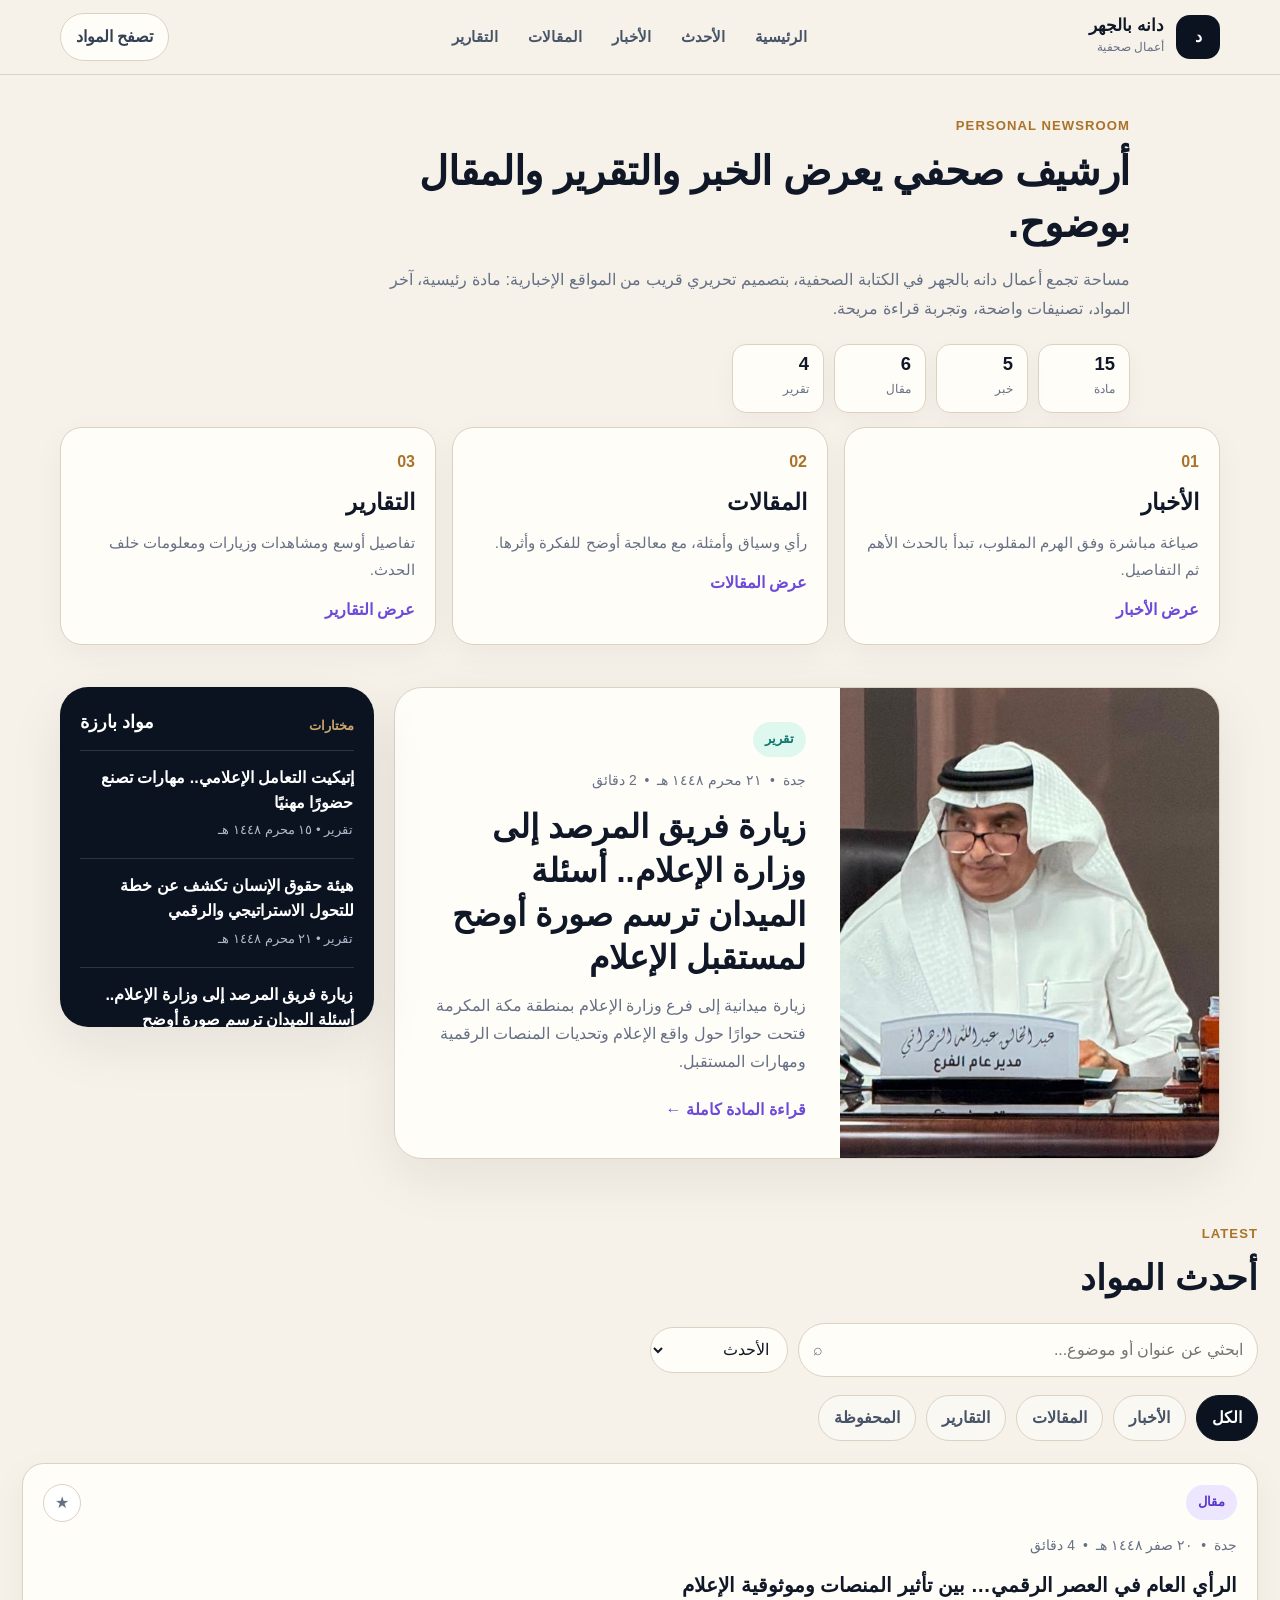
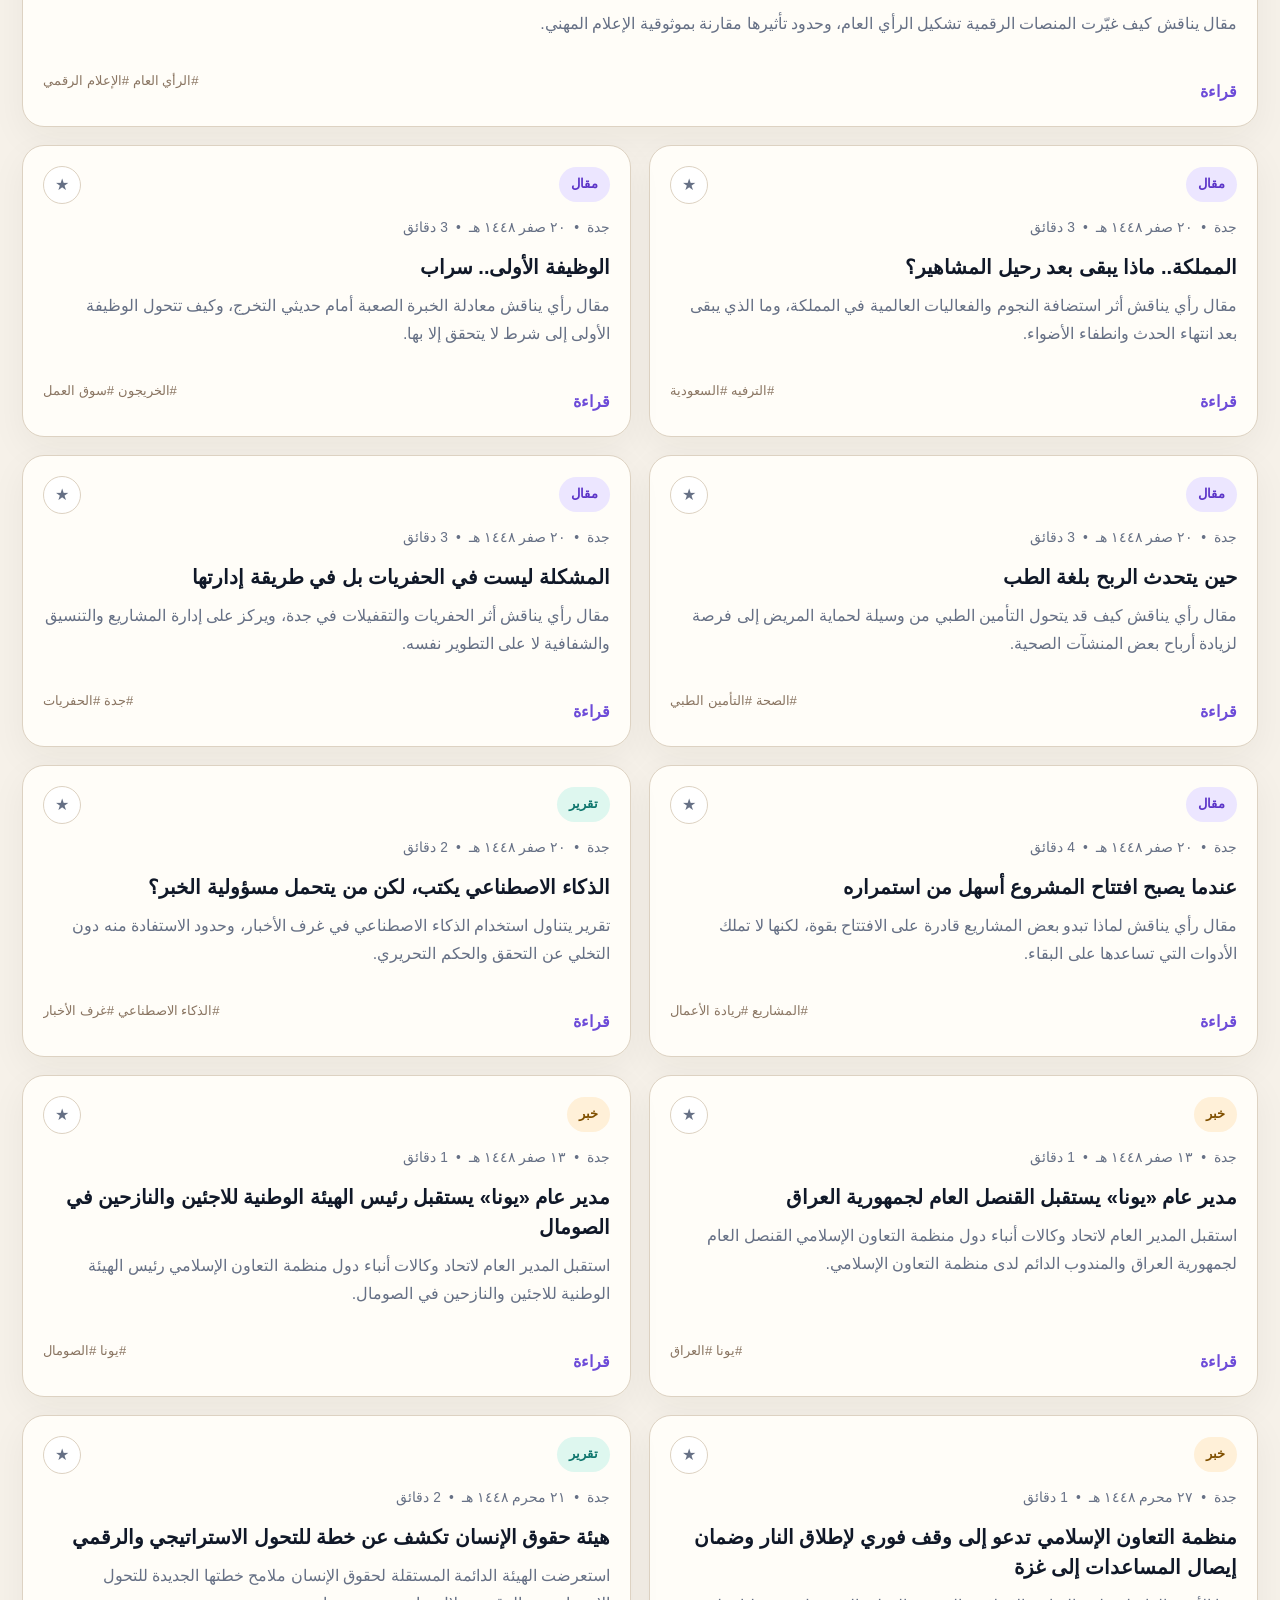
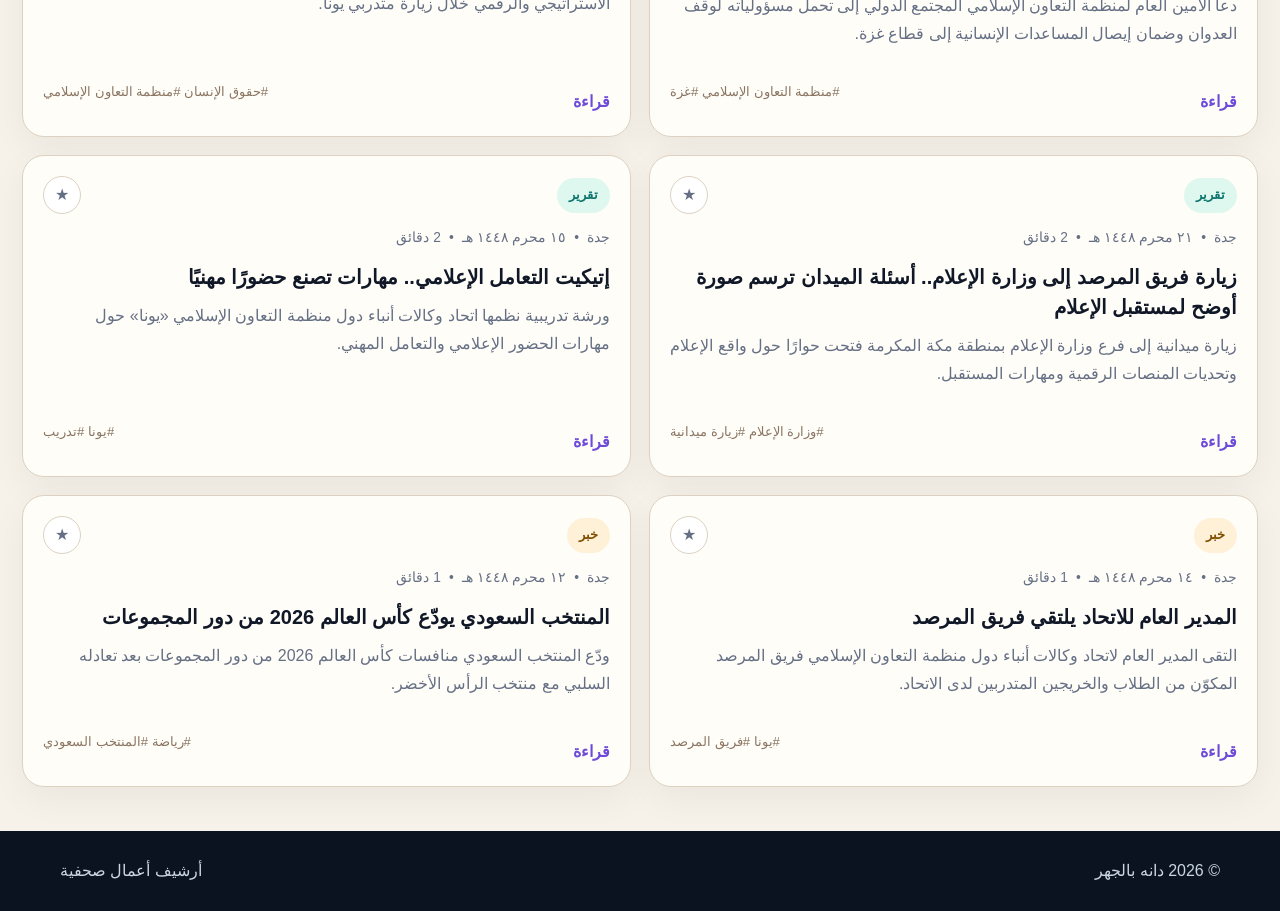
<file: index.html>
<!doctype html>
<html lang="ar" dir="rtl">
<head>
  <meta charset="utf-8">
  <meta name="viewport" content="width=device-width,initial-scale=1">
  <title>دانه بالجهر | أعمال صحفية</title>
  <meta name="description" content="أرشيف صحفي شخصي لدانه بالجهر يضم الأخبار والتقارير والمقالات.">
  <meta name="theme-color" content="#0b1220">
  <link rel="stylesheet" href="styles.css">
</head>
<body>
  <header class="topbar">
    <div class="container topbar-inner">
      <a class="brand" href="#home" aria-label="الرئيسية">
        <span class="brand-mark">د</span>
        <span>
          <strong>دانه بالجهر</strong>
          <small>أعمال صحفية</small>
        </span>
      </a>

      <button class="menu-toggle" id="menuToggle" aria-label="فتح القائمة">☰</button>

      <nav class="nav" id="mainNav" aria-label="القائمة الرئيسية">
        <a href="#home">الرئيسية</a>
        <a href="#latest">الأحدث</a>
        <a href="#news">الأخبار</a>
        <a href="#articles">المقالات</a>
        <a href="#reports">التقارير</a>
      </nav>

      <a class="contact-link" href="#latest">تصفح المواد</a>
    </div>
  </header>

  <main id="home">
    <section class="intro">
      <div class="container intro-grid">
        <div>
          <p class="label">PERSONAL NEWSROOM</p>
          <h1>أرشيف صحفي يعرض الخبر والتقرير والمقال بوضوح.</h1>
          <p class="intro-text">
            مساحة تجمع أعمال دانه بالجهر في الكتابة الصحفية، بتصميم تحريري قريب من المواقع الإخبارية: مادة رئيسية، آخر المواد، تصنيفات واضحة، وتجربة قراءة مريحة.
          </p>
        </div>
        <div class="numbers" aria-label="إحصاءات المواد">
          <div><strong id="statTotal">0</strong><span>مادة</span></div>
          <div><strong id="statNews">0</strong><span>خبر</span></div>
          <div><strong id="statArticles">0</strong><span>مقال</span></div>
          <div><strong id="statReports">0</strong><span>تقرير</span></div>
        </div>
      </div>
    </section>


    <section class="category-section">
      <div class="container category-grid">
        <article id="news">
          <span>01</span>
          <h2>الأخبار</h2>
          <p>صياغة مباشرة وفق الهرم المقلوب، تبدأ بالحدث الأهم ثم التفاصيل.</p>
          <button data-jump="news">عرض الأخبار</button>
        </article>
        <article id="articles">
          <span>02</span>
          <h2>المقالات</h2>
          <p>رأي وسياق وأمثلة، مع معالجة أوضح للفكرة وأثرها.</p>
          <button data-jump="article">عرض المقالات</button>
        </article>
        <article id="reports">
          <span>03</span>
          <h2>التقارير</h2>
          <p>تفاصيل أوسع ومشاهدات وزيارات ومعلومات خلف الحدث.</p>
          <button data-jump="report">عرض التقارير</button>
        </article>
      </div>
    </section>

    <section class="lead-section">
      <div class="container lead-layout">
        <article class="lead-story" id="leadStory"></article>

        <aside class="editor-picks">
          <div class="block-head">
            <span>مختارات</span>
            <strong>مواد بارزة</strong>
          </div>
          <div id="pickList"></div>
        </aside>
      </div>
    </section>

    <section class="latest-section" id="latest">
      <div class="container">
        <div class="section-header">
          <div>
            <span class="label">LATEST</span>
            <h2>أحدث المواد</h2>
          </div>

          <div class="tools">
            <label class="search-box">
              <input id="searchInput" type="search" placeholder="ابحثي عن عنوان أو موضوع...">
              <span>⌕</span>
            </label>
            <select id="sortSelect" aria-label="ترتيب">
              <option value="newest">الأحدث</option>
              <option value="oldest">الأقدم</option>
              <option value="longest">الأطول قراءة</option>
            </select>
          </div>
        </div>

        <div class="filters" id="filters">
          <button class="active" data-filter="all">الكل</button>
          <button data-filter="news">الأخبار</button>
          <button data-filter="article">المقالات</button>
          <button data-filter="report">التقارير</button>
          <button data-filter="saved">المحفوظة</button>
        </div>

        <div class="content-layout">
          <section class="story-grid" id="storyGrid"></section>
</div>
      </div>
    </section>

  </main>

  <div class="reader" id="reader" aria-hidden="true">
    <article class="reader-panel" role="dialog" aria-modal="true">
      <button class="reader-close" id="readerClose" aria-label="إغلاق">×</button>
      <div id="readerContent"></div>
    </article>
  </div>

  <footer class="footer">
    <div class="container footer-inner">
      <span>© <span id="year"></span> دانه بالجهر</span>
      <span>أرشيف أعمال صحفية</span>
    </div>
  </footer>

  <script src="data.js"></script>
  <script src="script.js"></script>
</body>
</html>
</file>
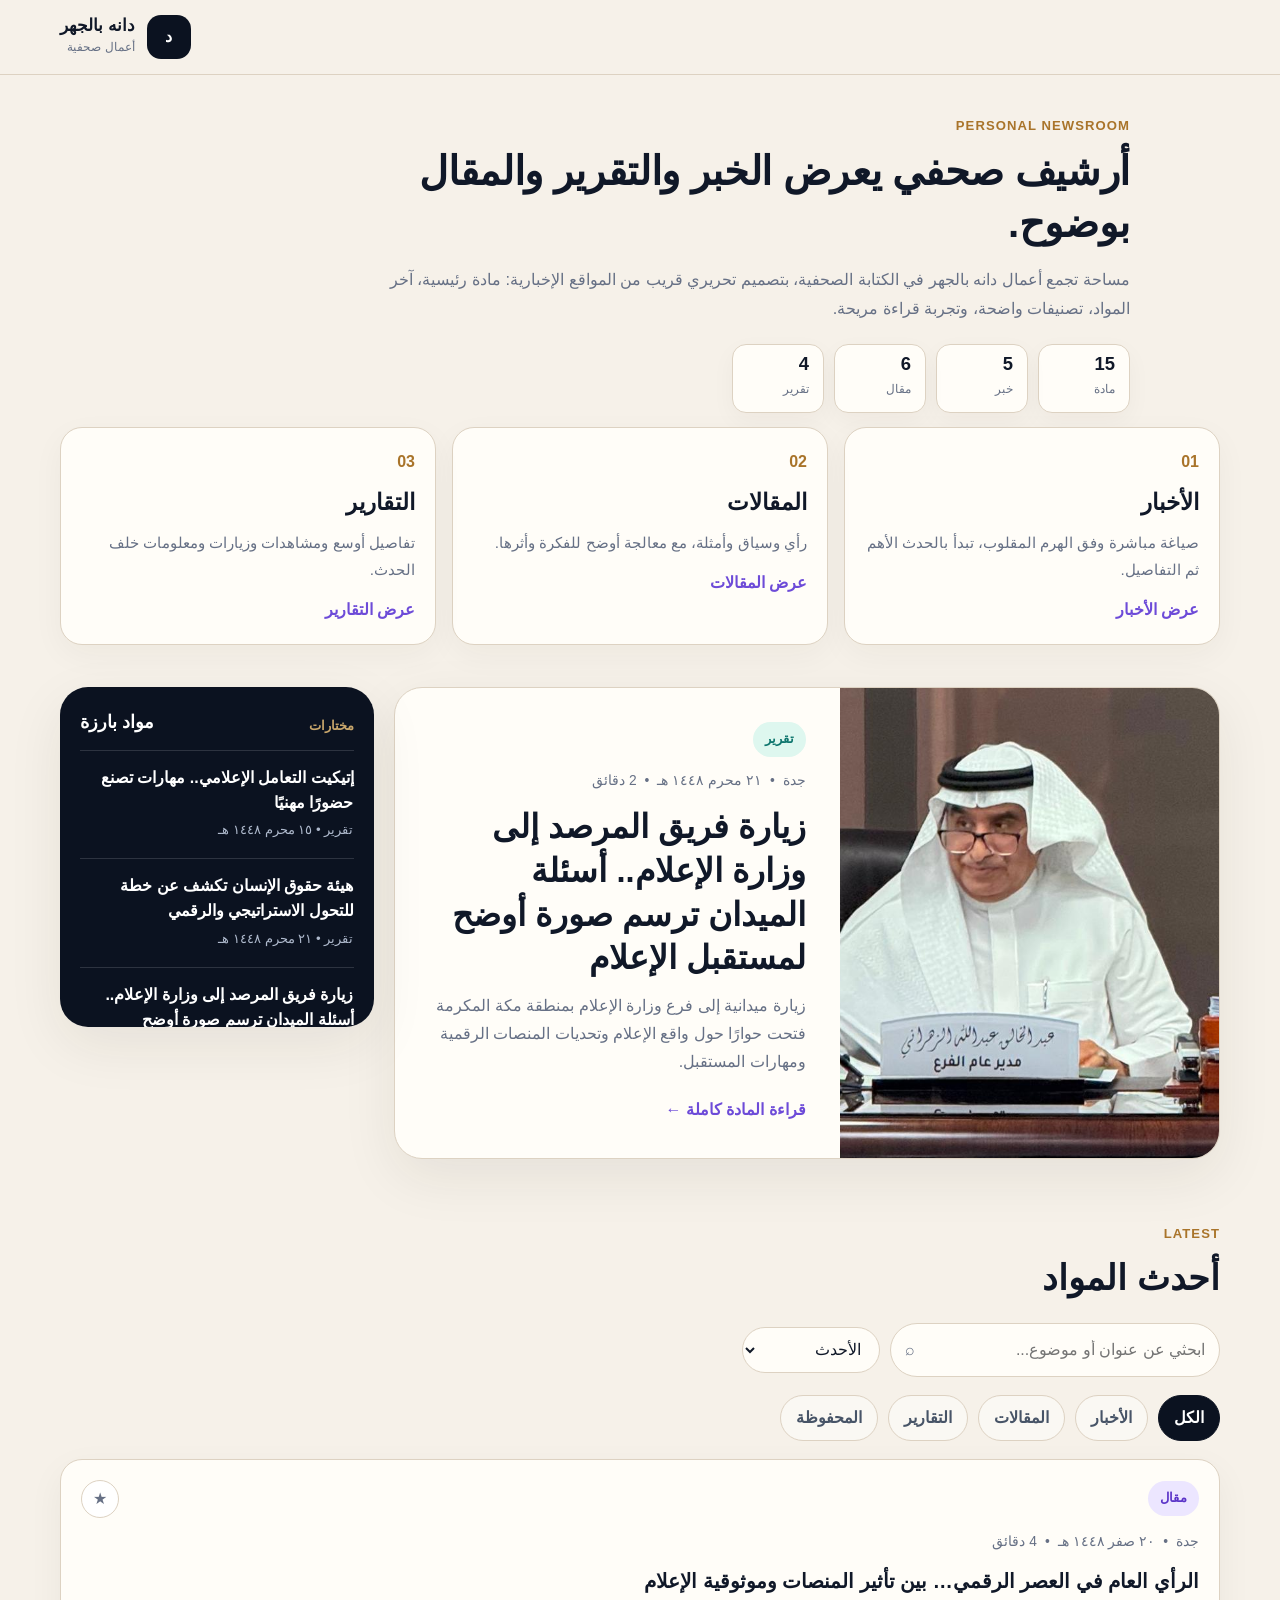
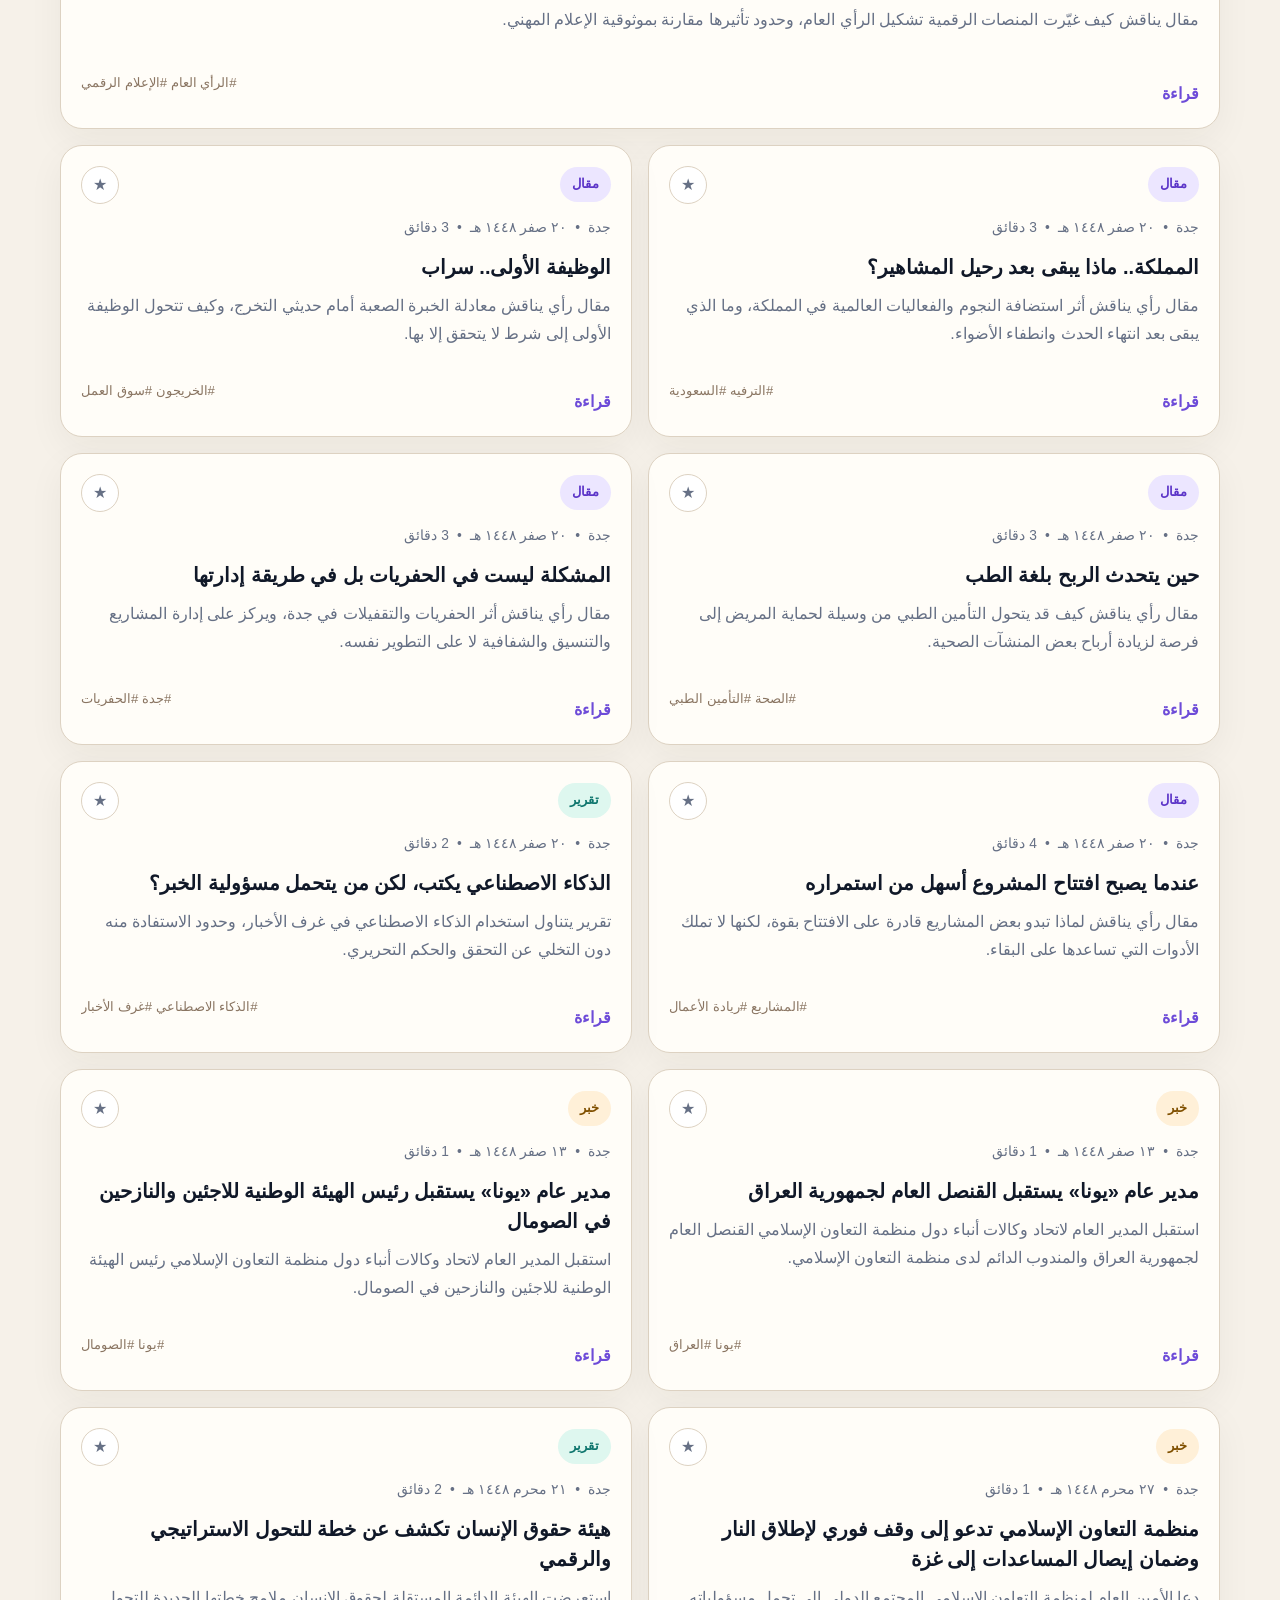
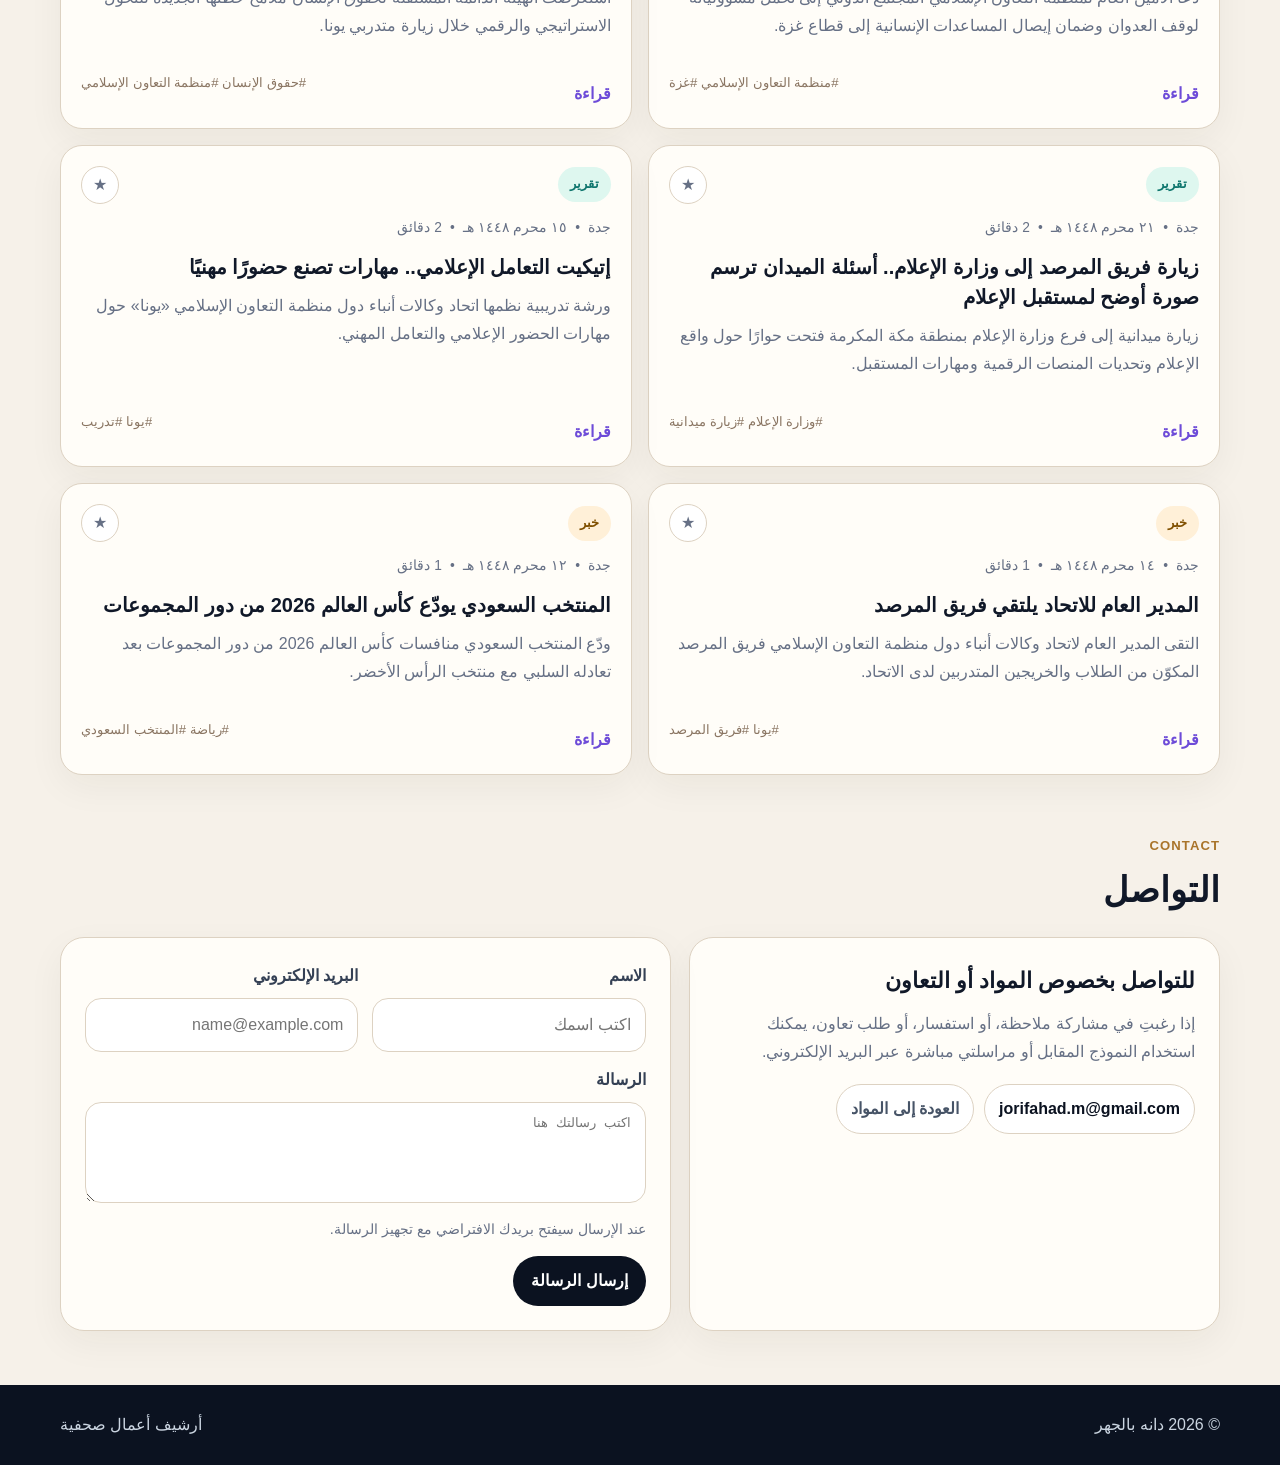
<file: dana-newsroom-comments-contact-only/index.html>
<!doctype html>
<html lang="ar" dir="rtl">
<head>
  <meta charset="utf-8">
  <meta name="viewport" content="width=device-width,initial-scale=1">
  <title>دانه بالجهر | أعمال صحفية</title>
  <meta name="description" content="أرشيف صحفي شخصي لدانه بالجهر يضم الأخبار والتقارير والمقالات.">
  <meta name="theme-color" content="#0b1220">
  <link rel="stylesheet" href="styles.css">
</head>
<body>
  <header class="topbar">
    <div class="container topbar-inner">
      <a class="brand" href="#home" aria-label="الرئيسية">
        <span class="brand-mark">د</span>
        <span>
          <strong>دانه بالجهر</strong>
          <small>أعمال صحفية</small>
        </span>
      </a>
    </div>
  </header>

  <main id="home">
    <section class="intro">
      <div class="container intro-grid">
        <div>
          <p class="label">PERSONAL NEWSROOM</p>
          <h1>أرشيف صحفي يعرض الخبر والتقرير والمقال بوضوح.</h1>
          <p class="intro-text">
            مساحة تجمع أعمال دانه بالجهر في الكتابة الصحفية، بتصميم تحريري قريب من المواقع الإخبارية: مادة رئيسية، آخر المواد، تصنيفات واضحة، وتجربة قراءة مريحة.
          </p>
        </div>
        <div class="numbers" aria-label="إحصاءات المواد">
          <div><strong id="statTotal">0</strong><span>مادة</span></div>
          <div><strong id="statNews">0</strong><span>خبر</span></div>
          <div><strong id="statArticles">0</strong><span>مقال</span></div>
          <div><strong id="statReports">0</strong><span>تقرير</span></div>
        </div>
      </div>
    </section>


    <section class="category-section" id="categories">
      <div class="container category-grid">
        <article id="news">
          <span>01</span>
          <h2>الأخبار</h2>
          <p>صياغة مباشرة وفق الهرم المقلوب، تبدأ بالحدث الأهم ثم التفاصيل.</p>
          <button data-jump="news">عرض الأخبار</button>
        </article>
        <article id="articles">
          <span>02</span>
          <h2>المقالات</h2>
          <p>رأي وسياق وأمثلة، مع معالجة أوضح للفكرة وأثرها.</p>
          <button data-jump="article">عرض المقالات</button>
        </article>
        <article id="reports">
          <span>03</span>
          <h2>التقارير</h2>
          <p>تفاصيل أوسع ومشاهدات وزيارات ومعلومات خلف الحدث.</p>
          <button data-jump="report">عرض التقارير</button>
        </article>
      </div>
    </section>

    <section class="lead-section">
      <div class="container lead-layout">
        <article class="lead-story" id="leadStory"></article>

        <aside class="editor-picks">
          <div class="block-head">
            <span>مختارات</span>
            <strong>مواد بارزة</strong>
          </div>
          <div id="pickList"></div>
        </aside>
      </div>
    </section>

    <section class="latest-section" id="latest">
      <div class="container">
        <div class="section-header">
          <div>
            <span class="label">LATEST</span>
            <h2>أحدث المواد</h2>
          </div>

          <div class="tools">
            <label class="search-box">
              <input id="searchInput" type="search" placeholder="ابحثي عن عنوان أو موضوع...">
              <span>⌕</span>
            </label>
            <select id="sortSelect" aria-label="ترتيب">
              <option value="newest">الأحدث</option>
              <option value="oldest">الأقدم</option>
              <option value="longest">الأطول قراءة</option>
            </select>
          </div>
        </div>

        <div class="filters" id="filters">
          <button class="active" data-filter="all">الكل</button>
          <button data-filter="news">الأخبار</button>
          <button data-filter="article">المقالات</button>
          <button data-filter="report">التقارير</button>
          <button data-filter="saved">المحفوظة</button>
        </div>

        <div class="content-layout">
          <section class="story-grid" id="storyGrid"></section>
</div>
      </div>
    </section>

    <section class="contact-section" id="contact">
      <div class="container">
        <div class="section-header contact-head">
          <div>
            <span class="label">CONTACT</span>
            <h2>التواصل</h2>
          </div>
        </div>
        <div class="contact-grid">
          <article class="contact-card">
            <h3>للتواصل بخصوص المواد أو التعاون</h3>
            <p>إذا رغبتِ في مشاركة ملاحظة، أو استفسار، أو طلب تعاون، يمكنك استخدام النموذج المقابل أو مراسلتي مباشرة عبر البريد الإلكتروني.</p>
            <div class="contact-methods">
              <a href="mailto:jorifahad.m@gmail.com?subject=تواصل%20بخصوص%20الأعمال%20الصحفية" class="contact-pill">jorifahad.m@gmail.com</a>
              <a href="#latest" class="contact-pill secondary">العودة إلى المواد</a>
            </div>
          </article>

          <form class="contact-form" id="contactForm">
            <label>
              <span>الاسم</span>
              <input type="text" name="name" placeholder="اكتب اسمك" required>
            </label>
            <label>
              <span>البريد الإلكتروني</span>
              <input type="email" name="email" placeholder="name@example.com" required>
            </label>
            <label class="full">
              <span>الرسالة</span>
              <textarea name="message" rows="5" placeholder="اكتب رسالتك هنا" required></textarea>
            </label>
            <div class="form-note">عند الإرسال سيفتح بريدك الافتراضي مع تجهيز الرسالة.</div>
            <button type="submit" class="form-submit">إرسال الرسالة</button>
          </form>
        </div>
      </div>
    </section>

  </main>

  <div class="reader" id="reader" aria-hidden="true">
    <article class="reader-panel" role="dialog" aria-modal="true">
      <button class="reader-close" id="readerClose" aria-label="إغلاق">×</button>
      <div id="readerContent"></div>
    </article>
  </div>

  <footer class="footer">
    <div class="container footer-inner">
      <span>© <span id="year"></span> دانه بالجهر</span>
      <span>أرشيف أعمال صحفية</span>
    </div>
  </footer>

  <script src="data.js"></script>
  <script src="script.js"></script>
</body>
</html>
</file>
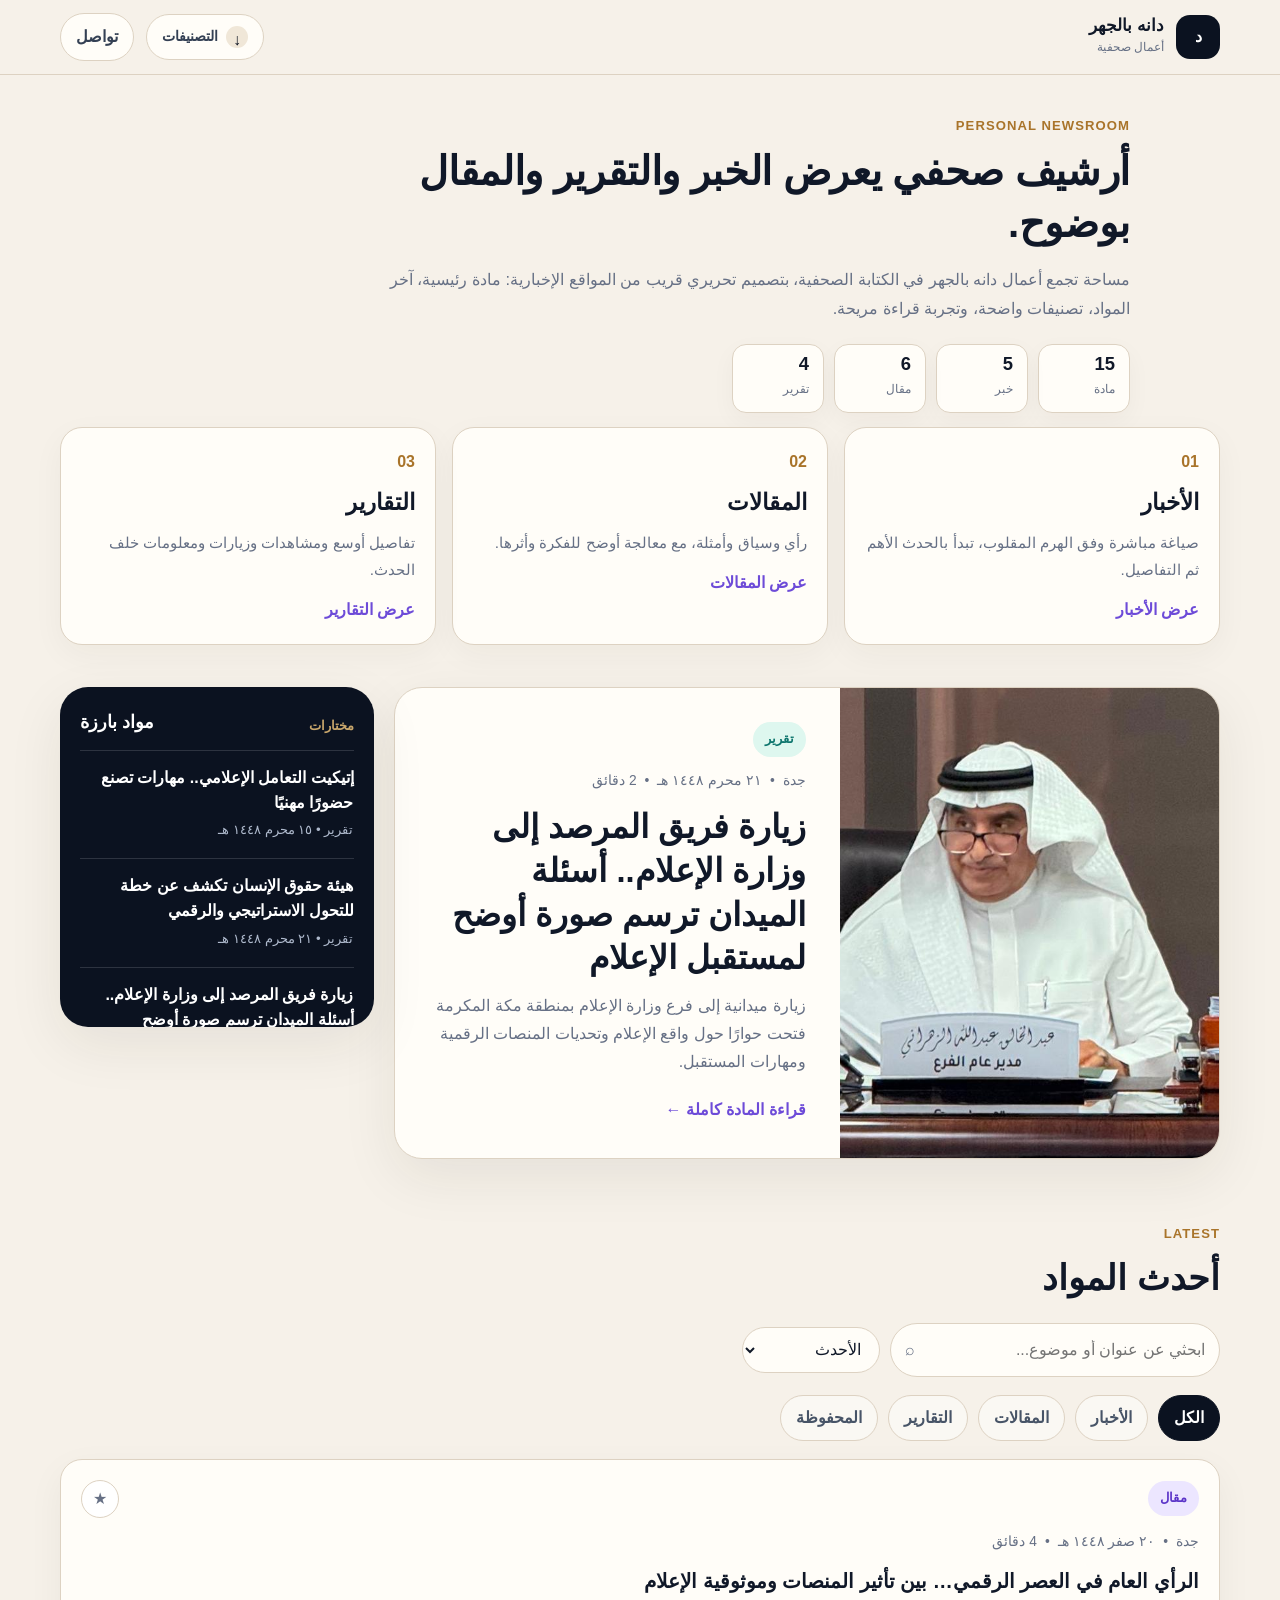
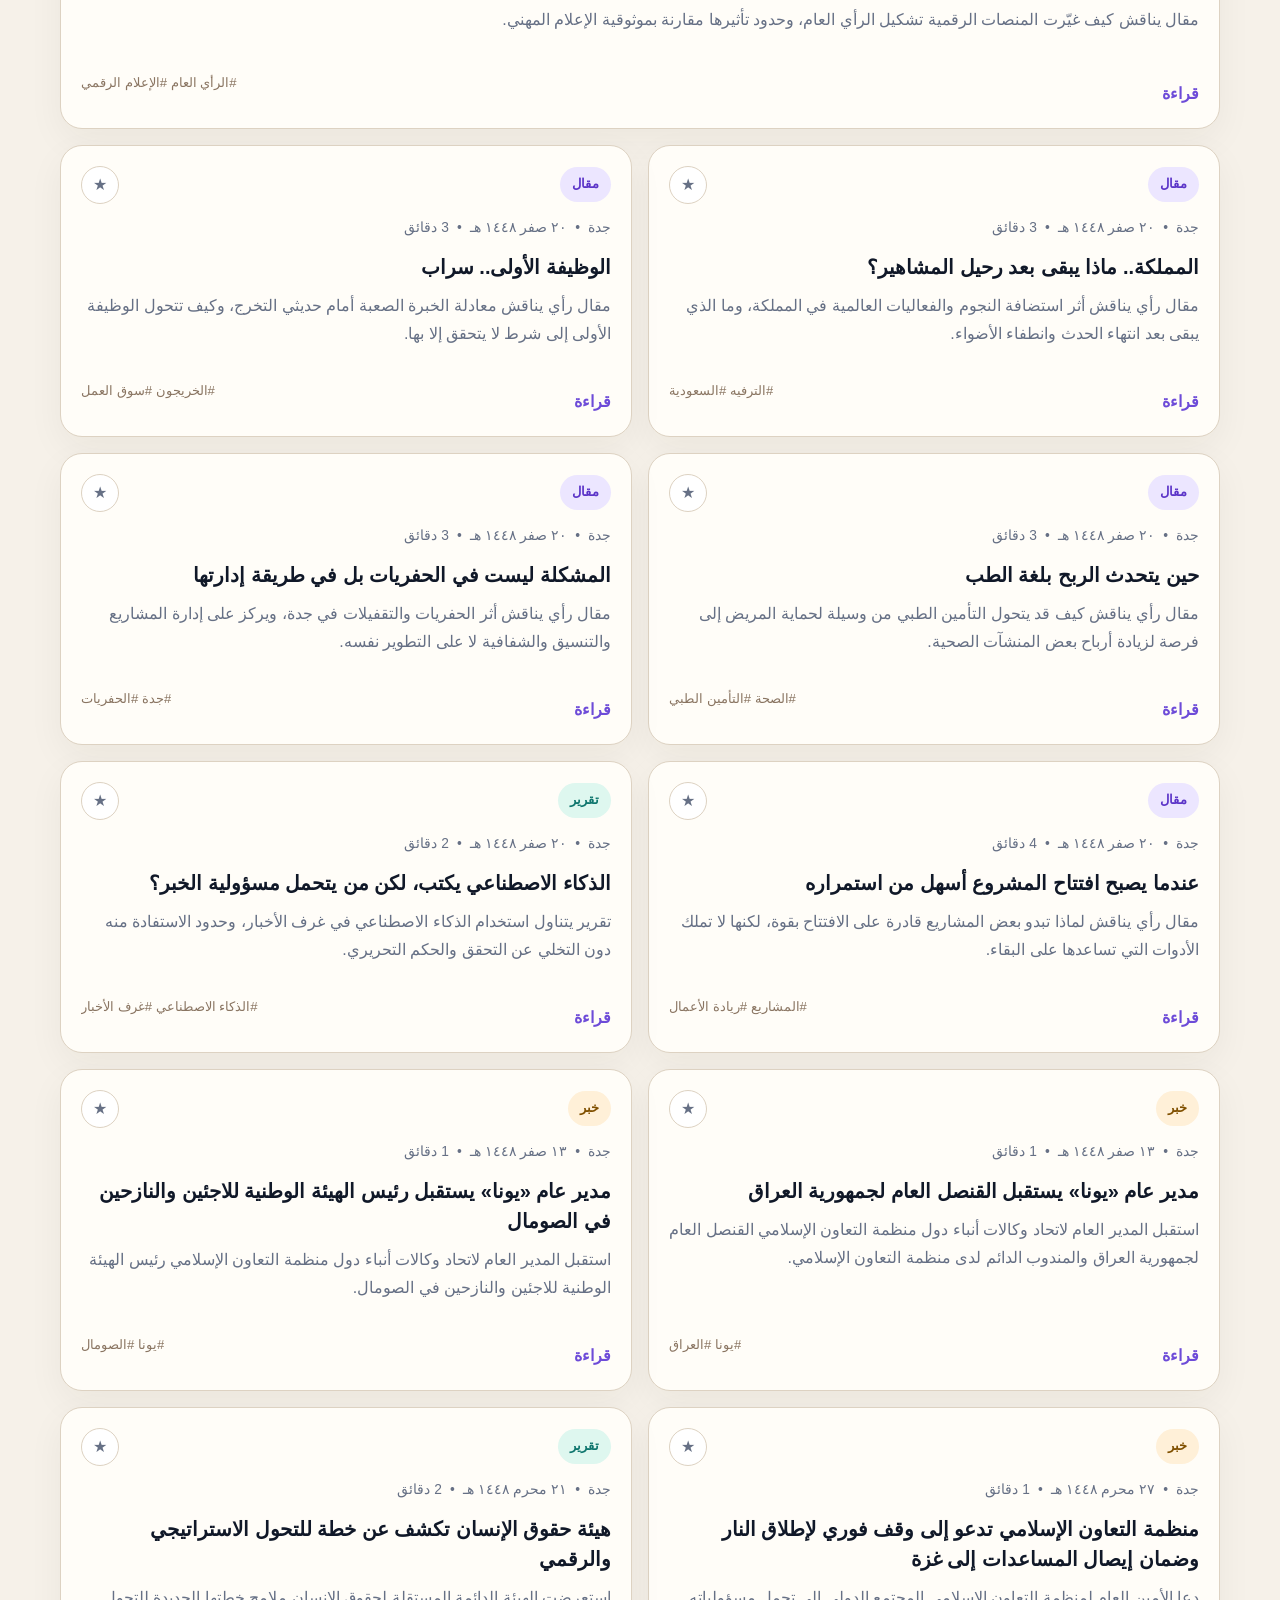
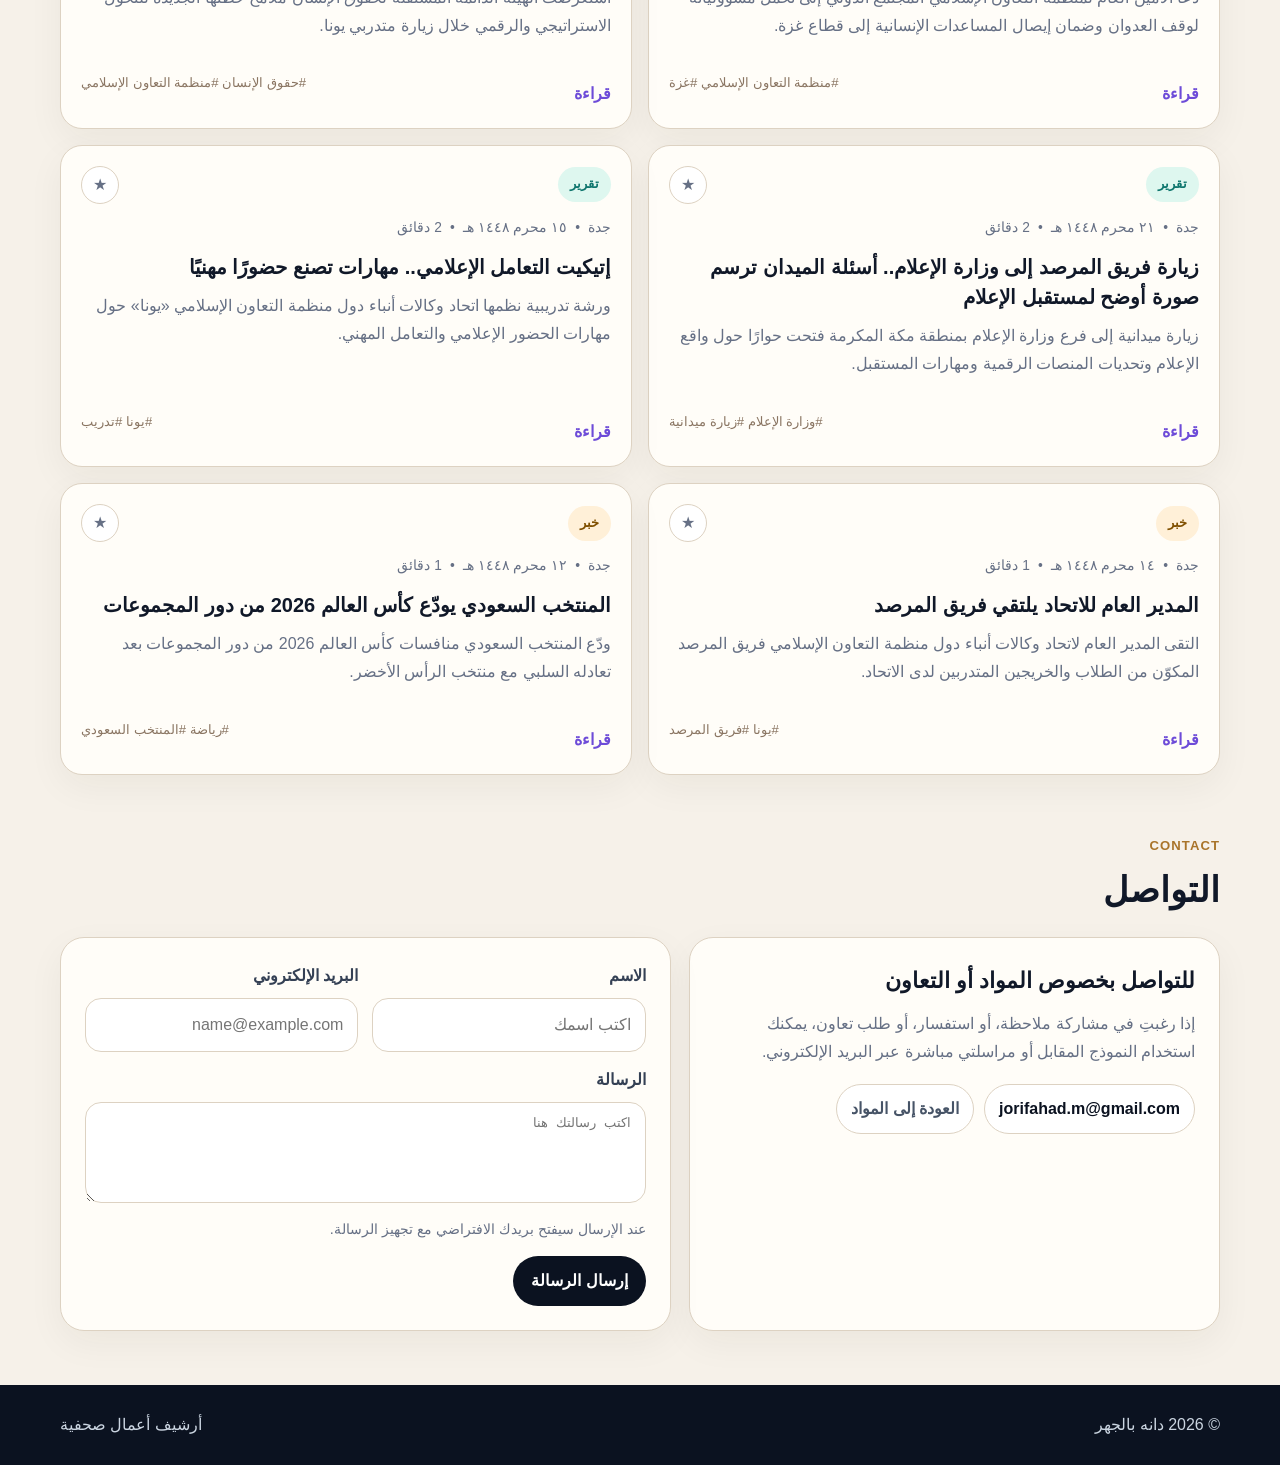
<file: dana-newsroom-true-editorial-simplified-contact-comments/index.html>
<!doctype html>
<html lang="ar" dir="rtl">
<head>
  <meta charset="utf-8">
  <meta name="viewport" content="width=device-width,initial-scale=1">
  <title>دانه بالجهر | أعمال صحفية</title>
  <meta name="description" content="أرشيف صحفي شخصي لدانه بالجهر يضم الأخبار والتقارير والمقالات.">
  <meta name="theme-color" content="#0b1220">
  <link rel="stylesheet" href="styles.css">
</head>
<body>
  <header class="topbar">
    <div class="container topbar-inner">
      <a class="brand" href="#home" aria-label="الرئيسية">
        <span class="brand-mark">د</span>
        <span>
          <strong>دانه بالجهر</strong>
          <small>أعمال صحفية</small>
        </span>
      </a>

      <div class="topbar-actions" aria-label="روابط سريعة">
        <a class="jump-link" href="#categories" aria-label="الانتقال إلى التصنيفات">
          <span>↓</span>
          <small>التصنيفات</small>
        </a>
        <a class="contact-link" href="#contact">تواصل</a>
      </div>
    </div>
  </header>

  <main id="home">
    <section class="intro">
      <div class="container intro-grid">
        <div>
          <p class="label">PERSONAL NEWSROOM</p>
          <h1>أرشيف صحفي يعرض الخبر والتقرير والمقال بوضوح.</h1>
          <p class="intro-text">
            مساحة تجمع أعمال دانه بالجهر في الكتابة الصحفية، بتصميم تحريري قريب من المواقع الإخبارية: مادة رئيسية، آخر المواد، تصنيفات واضحة، وتجربة قراءة مريحة.
          </p>
        </div>
        <div class="numbers" aria-label="إحصاءات المواد">
          <div><strong id="statTotal">0</strong><span>مادة</span></div>
          <div><strong id="statNews">0</strong><span>خبر</span></div>
          <div><strong id="statArticles">0</strong><span>مقال</span></div>
          <div><strong id="statReports">0</strong><span>تقرير</span></div>
        </div>
      </div>
    </section>


    <section class="category-section" id="categories">
      <div class="container category-grid">
        <article id="news">
          <span>01</span>
          <h2>الأخبار</h2>
          <p>صياغة مباشرة وفق الهرم المقلوب، تبدأ بالحدث الأهم ثم التفاصيل.</p>
          <button data-jump="news">عرض الأخبار</button>
        </article>
        <article id="articles">
          <span>02</span>
          <h2>المقالات</h2>
          <p>رأي وسياق وأمثلة، مع معالجة أوضح للفكرة وأثرها.</p>
          <button data-jump="article">عرض المقالات</button>
        </article>
        <article id="reports">
          <span>03</span>
          <h2>التقارير</h2>
          <p>تفاصيل أوسع ومشاهدات وزيارات ومعلومات خلف الحدث.</p>
          <button data-jump="report">عرض التقارير</button>
        </article>
      </div>
    </section>

    <section class="lead-section">
      <div class="container lead-layout">
        <article class="lead-story" id="leadStory"></article>

        <aside class="editor-picks">
          <div class="block-head">
            <span>مختارات</span>
            <strong>مواد بارزة</strong>
          </div>
          <div id="pickList"></div>
        </aside>
      </div>
    </section>

    <section class="latest-section" id="latest">
      <div class="container">
        <div class="section-header">
          <div>
            <span class="label">LATEST</span>
            <h2>أحدث المواد</h2>
          </div>

          <div class="tools">
            <label class="search-box">
              <input id="searchInput" type="search" placeholder="ابحثي عن عنوان أو موضوع...">
              <span>⌕</span>
            </label>
            <select id="sortSelect" aria-label="ترتيب">
              <option value="newest">الأحدث</option>
              <option value="oldest">الأقدم</option>
              <option value="longest">الأطول قراءة</option>
            </select>
          </div>
        </div>

        <div class="filters" id="filters">
          <button class="active" data-filter="all">الكل</button>
          <button data-filter="news">الأخبار</button>
          <button data-filter="article">المقالات</button>
          <button data-filter="report">التقارير</button>
          <button data-filter="saved">المحفوظة</button>
        </div>

        <div class="content-layout">
          <section class="story-grid" id="storyGrid"></section>
</div>
      </div>
    </section>

    <section class="contact-section" id="contact">
      <div class="container">
        <div class="section-header contact-head">
          <div>
            <span class="label">CONTACT</span>
            <h2>التواصل</h2>
          </div>
        </div>
        <div class="contact-grid">
          <article class="contact-card">
            <h3>للتواصل بخصوص المواد أو التعاون</h3>
            <p>إذا رغبتِ في مشاركة ملاحظة، أو استفسار، أو طلب تعاون، يمكنك استخدام النموذج المقابل أو مراسلتي مباشرة عبر البريد الإلكتروني.</p>
            <div class="contact-methods">
              <a href="mailto:jorifahad.m@gmail.com?subject=تواصل%20بخصوص%20الأعمال%20الصحفية" class="contact-pill">jorifahad.m@gmail.com</a>
              <a href="#latest" class="contact-pill secondary">العودة إلى المواد</a>
            </div>
          </article>

          <form class="contact-form" id="contactForm">
            <label>
              <span>الاسم</span>
              <input type="text" name="name" placeholder="اكتب اسمك" required>
            </label>
            <label>
              <span>البريد الإلكتروني</span>
              <input type="email" name="email" placeholder="name@example.com" required>
            </label>
            <label class="full">
              <span>الرسالة</span>
              <textarea name="message" rows="5" placeholder="اكتب رسالتك هنا" required></textarea>
            </label>
            <div class="form-note">عند الإرسال سيفتح بريدك الافتراضي مع تجهيز الرسالة.</div>
            <button type="submit" class="form-submit">إرسال الرسالة</button>
          </form>
        </div>
      </div>
    </section>

  </main>

  <div class="reader" id="reader" aria-hidden="true">
    <article class="reader-panel" role="dialog" aria-modal="true">
      <button class="reader-close" id="readerClose" aria-label="إغلاق">×</button>
      <div id="readerContent"></div>
    </article>
  </div>

  <footer class="footer">
    <div class="container footer-inner">
      <span>© <span id="year"></span> دانه بالجهر</span>
      <span>أرشيف أعمال صحفية</span>
    </div>
  </footer>

  <script src="data.js"></script>
  <script src="script.js"></script>
</body>
</html>
</file>
<file: styles.css>
*{box-sizing:border-box}
:root{
  --bg:#f6f1e9;
  --paper:#fffdf8;
  --ink:#101828;
  --muted:#667085;
  --line:#ddd2c2;
  --navy:#0b1220;
  --accent:#6d4bd8;
  --gold:#a9742a;
  --green:#0f766e;
  --blue:#27658f;
  --shadow:0 18px 55px rgba(44,35,24,.08);
  --container:min(1160px,calc(100% - 32px));
}
html{scroll-behavior:smooth}
body{
  margin:0;
  font-family:"Segoe UI",Tahoma,Arial,sans-serif;
  background:var(--bg);
  color:var(--ink);
  line-height:1.75;
}
body.reader-open{overflow:hidden}
a{text-decoration:none;color:inherit}
button,input,select{font:inherit}
button{cursor:pointer}
.container{width:var(--container);margin-inline:auto}

.topbar{
  position:sticky;
  top:0;
  z-index:100;
  background:rgba(246,241,233,.92);
  backdrop-filter:blur(18px);
  border-bottom:1px solid var(--line);
}
.topbar-inner{
  min-height:74px;
  display:grid;
  grid-template-columns:auto 1fr auto;
  align-items:center;
  gap:20px;
}
.brand{display:flex;align-items:center;gap:12px}
.brand-mark{
  width:44px;height:44px;border-radius:14px;
  display:grid;place-items:center;
  background:var(--navy);
  color:#fff;
  font-weight:900;
}
.brand strong{display:block;font-size:1.05rem;line-height:1.25}
.brand small{display:block;color:var(--muted);font-size:.78rem}
.nav{display:flex;justify-content:center;gap:4px}
.nav a{
  padding:9px 13px;
  border-radius:999px;
  color:#475467;
  font-weight:700;
  font-size:.95rem;
}
.nav a:hover{background:var(--paper);color:var(--ink)}
.contact-link{
  padding:9px 15px;
  background:var(--paper);
  border:1px solid var(--line);
  border-radius:999px;
  color:#344054;
  font-weight:700;
}
.menu-toggle{display:none;border:1px solid var(--line);background:var(--paper);border-radius:12px;width:42px;height:42px}

.intro{padding:40px 0 8px}
.intro-grid{
  display:block;
  max-width:980px;
  margin-inline:auto;
}
.label{
  margin:0 0 8px;
  color:var(--gold);
  font-size:.82rem;
  font-weight:900;
  letter-spacing:.08em;
}
h1{
  margin:0;
  max-width:800px;
  font-size:clamp(1.85rem,3.15vw,2.85rem);
  line-height:1.28;
  letter-spacing:-.35px;
}
.intro-text{
  max-width:760px;
  margin:16px 0 0;
  color:var(--muted);
  font-size:1.02rem;
}
.numbers{
  display:flex;
  gap:10px;
  flex-wrap:wrap;
  margin-top:22px;
}
.numbers div{
  background:var(--paper);
  border:1px solid var(--line);
  border-radius:14px;
  padding:10px 14px;
  min-width:92px;
  box-shadow:0 8px 24px rgba(44,35,24,.04);
}
.numbers strong{
  display:block;
  font-size:1.15rem;
  line-height:1;
}
.numbers span{
  color:var(--muted);
  font-size:.78rem;
}

.lead-section{padding:18px 0 34px}
.lead-layout{
  display:grid;
  grid-template-columns:minmax(0,1.45fr) minmax(280px,.55fr);
  gap:20px;
  align-items:stretch;
}
.lead-story{
  display:grid;
  grid-template-columns:.92fr 1.08fr;
  background:var(--paper);
  border:1px solid var(--line);
  border-radius:28px;
  overflow:hidden;
  box-shadow:var(--shadow);
  min-height:340px;
}
.lead-image{
  min-height:340px;
  background:#e6dbcc center/cover no-repeat;
}
.lead-body{
  padding:34px;
  display:flex;
  flex-direction:column;
  justify-content:center;
}
.badge{
  display:inline-flex;
  width:fit-content;
  padding:6px 12px;
  border-radius:999px;
  font-size:.82rem;
  font-weight:800;
}
.type-news{background:#fff0d8;color:#805000}
.type-article{background:#ece6ff;color:#5b34c8}
.type-report{background:#def7ef;color:#0f766e}
.meta{
  display:flex;
  gap:8px;
  flex-wrap:wrap;
  color:var(--muted);
  font-size:.86rem;
  margin:12px 0 0;
}
.lead-body h2{
  margin:12px 0 12px;
  font-size:clamp(1.55rem,2.55vw,2.25rem);
  line-height:1.34;
}
.lead-body p{margin:0;color:var(--muted)}
.read-btn{
  margin-top:20px;
  width:fit-content;
  border:0;
  background:none;
  color:var(--accent);
  font-weight:900;
  padding:0;
}
.editor-picks{
  background:var(--navy);
  color:#fff;
  border-radius:28px;
  padding:20px;
  box-shadow:var(--shadow);
  max-height:340px;
  overflow:auto;
}
.block-head{display:flex;justify-content:space-between;align-items:end;margin-bottom:12px}
.block-head span{color:#c8a66b;font-size:.84rem;font-weight:900}
.block-head strong{font-size:1.1rem}
.pick-item{
  display:block;
  width:100%;
  text-align:right;
  background:transparent;
  border:0;
  border-top:1px solid rgba(255,255,255,.14);
  color:#fff;
  padding:15px 0;
}
.pick-item strong{display:block;line-height:1.55}
.pick-item small{color:#aeb9cc}

.latest-section{padding:26px 0 44px}
.section-header{
  display:flex;
  justify-content:space-between;
  align-items:end;
  gap:18px;
  margin-bottom:16px;
}
.section-header h2{
  margin:0;
  font-size:2.2rem;
}
.tools{display:flex;gap:10px;align-items:center}
.search-box{
  background:var(--paper);
  border:1px solid var(--line);
  border-radius:999px;
  display:flex;
  align-items:center;
  gap:8px;
  padding:0 14px;
  min-width:330px;
}
.search-box input{
  border:0;
  outline:0;
  width:100%;
  background:transparent;
  padding:12px 0;
  color:var(--ink);
}
.search-box span{color:var(--muted)}
select{
  border:1px solid var(--line);
  background:var(--paper);
  color:var(--ink);
  border-radius:999px;
  min-height:46px;
  padding:0 14px;
}
.filters{
  display:flex;
  gap:10px;
  flex-wrap:wrap;
  margin-bottom:18px;
}
.filters button{
  border:1px solid var(--line);
  background:rgba(255,255,255,.45);
  color:#475467;
  padding:8px 15px;
  border-radius:999px;
  font-weight:800;
}
.filters button.active{
  background:var(--navy);
  color:#fff;
  border-color:var(--navy);
}
.content-layout{
  display:grid;
  grid-template-columns:minmax(0,1fr) 300px;
  gap:20px;
  align-items:start;
}
.story-grid{
  display:grid;
  grid-template-columns:repeat(2,minmax(0,1fr));
  gap:16px;
}
.story-card{
  background:var(--paper);
  border:1px solid var(--line);
  border-radius:22px;
  padding:20px;
  min-height:270px;
  display:flex;
  flex-direction:column;
  justify-content:space-between;
  box-shadow:0 12px 36px rgba(44,35,24,.05);
}
.story-card.wide{grid-column:1/-1}
.story-card h3{
  margin:12px 0 10px;
  font-size:1.25rem;
  line-height:1.5;
}
.story-card p{margin:0;color:var(--muted)}
.card-top{display:flex;align-items:center;justify-content:space-between;gap:12px}
.save{
  width:38px;
  height:38px;
  border-radius:50%;
  border:1px solid var(--line);
  background:#fff;
  color:var(--muted);
}
.save.saved{background:#fff2cd;color:#8a5a00}
.card-foot{
  display:flex;
  justify-content:space-between;
  gap:10px;
  align-items:center;
  margin-top:20px;
}
.tags-line{
  color:#8a7562;
  font-size:.82rem;
  max-width:55%;
  white-space:nowrap;
  overflow:hidden;
  text-overflow:ellipsis;
}
.side-column{display:grid;gap:16px;position:sticky;top:94px}
.side-card{
  background:rgba(255,255,255,.52);
  border:1px solid var(--line);
  border-radius:22px;
  padding:20px;
}
.side-card h3{margin:0 0 10px}
.side-card p{margin:0;color:var(--muted)}
.tag-list{display:flex;gap:8px;flex-wrap:wrap}
.tag-list button{
  border:1px solid var(--line);
  background:var(--paper);
  color:#475467;
  border-radius:999px;
  padding:6px 10px;
  font-size:.83rem;
}

.category-section{padding:6px 0 24px}
.category-grid{
  display:grid;
  grid-template-columns:repeat(3,1fr);
  gap:16px;
}
.category-grid article{
  background:var(--paper);
  border:1px solid var(--line);
  border-radius:22px;
  padding:20px;
  min-height:190px;
  box-shadow:0 10px 32px rgba(44,35,24,.045);
}
.category-grid span{color:var(--gold);font-weight:900}
.category-grid h2{margin:6px 0 8px;font-size:1.45rem}
.category-grid p{color:var(--muted);margin:0 0 12px;font-size:.96rem}
.category-grid button{
  border:0;
  background:none;
  padding:0;
  color:var(--accent);
  font-weight:900;
}
.reader{
  position:fixed;
  inset:0;
  display:none;
  background:rgba(11,18,32,.72);
  backdrop-filter:blur(10px);
  z-index:200;
  padding:20px;
}
.reader.open{display:flex;align-items:center;justify-content:center}
.reader-panel{
  width:min(900px,100%);
  max-height:calc(100vh - 40px);
  overflow:auto;
  background:var(--paper);
  border-radius:28px;
  padding:34px;
  position:relative;
}
.reader-close{
  position:sticky;
  top:0;
  float:left;
  width:44px;
  height:44px;
  border:1px solid var(--line);
  border-radius:50%;
  background:#fff;
  font-size:1.4rem;
}
.reader-img{
  width:100%;
  max-height:380px;
  object-fit:cover;
  border-radius:20px;
  margin-bottom:18px;
}
.reader h1{
  font-size:clamp(2rem,4vw,3.4rem);
  line-height:1.2;
  margin:14px 0;
  max-width:none;
}
.reader .lead{
  color:var(--muted);
  border-right:4px solid var(--gold);
  padding-right:14px;
}
.reader-actions{
  display:flex;
  gap:10px;
  flex-wrap:wrap;
  margin:22px 0;
}
.reader-actions button{
  border:1px solid var(--line);
  background:#fff;
  border-radius:999px;
  padding:8px 14px;
  font-weight:800;
}
.reader-body p{
  font-size:1.06rem;
  line-height:2.05;
}
.footer{
  background:var(--navy);
  color:#cbd5e1;
}
.footer-inner{
  padding:26px 0;
  display:flex;
  justify-content:space-between;
  gap:14px;
  flex-wrap:wrap;
}
.empty{
  grid-column:1/-1;
  background:var(--paper);
  border:1px dashed var(--line);
  border-radius:22px;
  padding:36px;
  text-align:center;
  color:var(--muted);
}

@media(max-width:980px){
  .lead-layout,.content-layout{grid-template-columns:1fr}
  .lead-story{grid-template-columns:1fr}
  .lead-image{min-height:260px}
  .side-column{position:static}
  .category-grid{grid-template-columns:1fr}
}
@media(max-width:760px){
  .menu-toggle{display:grid}
  .topbar-inner{grid-template-columns:auto 1fr auto auto}
  .nav{
    display:none;
    position:fixed;
    top:82px;
    right:16px;
    left:16px;
    background:var(--paper);
    border:1px solid var(--line);
    border-radius:20px;
    padding:12px;
    box-shadow:var(--shadow);
    flex-direction:column;
    align-items:stretch;
  }
  .nav.open{display:flex}
  .contact-link{display:none}
    .section-header{display:block}
  .tools{display:block}
  .search-box{min-width:0;margin:12px 0 10px}
  select{width:100%}
  .story-grid{grid-template-columns:1fr}
  .story-card.wide{grid-column:auto}
}
@media(max-width:520px){
  .container{width:min(100% - 22px,1160px)}
  .intro{padding-top:36px}
  h1{font-size:2.35rem}
    .lead-body,.reader-panel{padding:24px}
  .footer-inner{display:block}
}

@media(max-width:520px){
  .intro-grid{max-width:100%}
  .numbers{gap:8px;margin-top:18px}
  .numbers div{min-width:calc(50% - 4px);padding:10px 12px}
}

@media(max-width:980px){
  .lead-story{grid-template-columns:1fr}
  .lead-image{min-height:245px}
}
@media(max-width:520px){
  h1{font-size:2rem;line-height:1.25}
  .intro{padding-top:30px}
  .lead-section{padding-top:6px}
  .lead-image{min-height:220px}
  .lead-body h2{font-size:1.55rem}
}

/* ترتيب إضافي بعد نقل بطاقات التصنيف للأعلى */
.category-grid article{
  transition:transform .2s ease, box-shadow .2s ease;
}
.category-grid article:hover{
  transform:translateY(-3px);
  box-shadow:var(--shadow);
}
@media(max-width:980px){
  .category-section{padding-top:4px}
}


.content-layout.single-column{grid-template-columns:1fr}.content-layout.single-column .story-grid{grid-column:1/-1}

/* إزالة الفراغ الجانبي في قسم أحدث المواد */
.content-layout,
.content-layout.fullwidth-layout,
.content-layout.single-column{
  display:block !important;
  width:100% !important;
}

.story-grid{
  width:100% !important;
  max-width:none !important;
  display:grid !important;
  grid-template-columns:repeat(3, minmax(0, 1fr)) !important;
  gap:16px !important;
}

.story-card.wide{
  grid-column:1 / -1 !important;
}

.story-card{
  width:100% !important;
}

@media(max-width:980px){
  .story-grid{
    grid-template-columns:repeat(2, minmax(0, 1fr)) !important;
  }
  .story-card.wide{
    grid-column:1 / -1 !important;
  }
}

@media(max-width:680px){
  .story-grid{
    grid-template-columns:1fr !important;
  }
  .story-card.wide{
    grid-column:auto !important;
  }
}

/* تعديل قسم أحدث المواد: إزالة الفراغ البصري وتوحيد المحاذاة */
.latest-section .container{
  width:min(1380px, calc(100% - 44px));
}

.latest-section .section-header{
  display:block !important;
  margin-bottom:18px !important;
}

.latest-section .tools{
  margin-top:14px !important;
  display:flex !important;
  justify-content:flex-start !important;
  align-items:center !important;
  gap:10px !important;
}

.latest-section .search-box{
  min-width:min(460px, 100%) !important;
}

.filters{
  justify-content:flex-start !important;
  margin-bottom:22px !important;
}

.content-layout,
.content-layout.fullwidth-layout,
.content-layout.single-column{
  display:block !important;
  width:100% !important;
}

.story-grid{
  width:100% !important;
  max-width:none !important;
  display:grid !important;
  grid-template-columns:repeat(2, minmax(0, 1fr)) !important;
  gap:18px !important;
}

.story-card.wide{
  grid-column:1 / -1 !important;
  min-height:245px !important;
}

.story-card{
  width:100% !important;
  min-height:245px !important;
}

@media(max-width:760px){
  .latest-section .container{
    width:min(100% - 22px, 1380px);
  }
  .latest-section .tools{
    display:block !important;
  }
  .latest-section .search-box{
    min-width:0 !important;
    width:100% !important;
    margin-bottom:10px !important;
  }
  .story-grid{
    grid-template-columns:1fr !important;
  }
  .story-card.wide{
    grid-column:auto !important;
  }
}
</file>
<file: dana-newsroom-comments-contact-only/styles.css>
*{box-sizing:border-box}
:root{
  --bg:#f6f1e9;
  --paper:#fffdf8;
  --ink:#101828;
  --muted:#667085;
  --line:#ddd2c2;
  --navy:#0b1220;
  --accent:#6d4bd8;
  --gold:#a9742a;
  --green:#0f766e;
  --blue:#27658f;
  --shadow:0 18px 55px rgba(44,35,24,.08);
  --container:min(1160px,calc(100% - 32px));
}
html{scroll-behavior:smooth}
body{
  margin:0;
  font-family:"Segoe UI",Tahoma,Arial,sans-serif;
  background:var(--bg);
  color:var(--ink);
  line-height:1.75;
}
body.reader-open{overflow:hidden}
a{text-decoration:none;color:inherit}
button,input,select{font:inherit}
button{cursor:pointer}
.container{width:var(--container);margin-inline:auto}

.topbar{
  position:sticky;
  top:0;
  z-index:100;
  background:rgba(246,241,233,.92);
  backdrop-filter:blur(18px);
  border-bottom:1px solid var(--line);
}
.topbar-inner{
  min-height:74px;
  display:grid;
  grid-template-columns:auto 1fr auto;
  align-items:center;
  gap:20px;
}
.brand{display:flex;align-items:center;gap:12px}
.brand-mark{
  width:44px;height:44px;border-radius:14px;
  display:grid;place-items:center;
  background:var(--navy);
  color:#fff;
  font-weight:900;
}
.brand strong{display:block;font-size:1.05rem;line-height:1.25}
.brand small{display:block;color:var(--muted);font-size:.78rem}
.nav{display:flex;justify-content:center;gap:4px}
.nav a{
  padding:9px 13px;
  border-radius:999px;
  color:#475467;
  font-weight:700;
  font-size:.95rem;
}
.nav a:hover{background:var(--paper);color:var(--ink)}
.contact-link{
  padding:9px 15px;
  background:var(--paper);
  border:1px solid var(--line);
  border-radius:999px;
  color:#344054;
  font-weight:700;
}
.menu-toggle{display:none;border:1px solid var(--line);background:var(--paper);border-radius:12px;width:42px;height:42px}

.intro{padding:40px 0 8px}
.intro-grid{
  display:block;
  max-width:980px;
  margin-inline:auto;
}
.label{
  margin:0 0 8px;
  color:var(--gold);
  font-size:.82rem;
  font-weight:900;
  letter-spacing:.08em;
}
h1{
  margin:0;
  max-width:800px;
  font-size:clamp(1.85rem,3.15vw,2.85rem);
  line-height:1.28;
  letter-spacing:-.35px;
}
.intro-text{
  max-width:760px;
  margin:16px 0 0;
  color:var(--muted);
  font-size:1.02rem;
}
.numbers{
  display:flex;
  gap:10px;
  flex-wrap:wrap;
  margin-top:22px;
}
.numbers div{
  background:var(--paper);
  border:1px solid var(--line);
  border-radius:14px;
  padding:10px 14px;
  min-width:92px;
  box-shadow:0 8px 24px rgba(44,35,24,.04);
}
.numbers strong{
  display:block;
  font-size:1.15rem;
  line-height:1;
}
.numbers span{
  color:var(--muted);
  font-size:.78rem;
}

.lead-section{padding:18px 0 34px}
.lead-layout{
  display:grid;
  grid-template-columns:minmax(0,1.45fr) minmax(280px,.55fr);
  gap:20px;
  align-items:stretch;
}
.lead-story{
  display:grid;
  grid-template-columns:.92fr 1.08fr;
  background:var(--paper);
  border:1px solid var(--line);
  border-radius:28px;
  overflow:hidden;
  box-shadow:var(--shadow);
  min-height:340px;
}
.lead-image{
  min-height:340px;
  background:#e6dbcc center/cover no-repeat;
}
.lead-body{
  padding:34px;
  display:flex;
  flex-direction:column;
  justify-content:center;
}
.badge{
  display:inline-flex;
  width:fit-content;
  padding:6px 12px;
  border-radius:999px;
  font-size:.82rem;
  font-weight:800;
}
.type-news{background:#fff0d8;color:#805000}
.type-article{background:#ece6ff;color:#5b34c8}
.type-report{background:#def7ef;color:#0f766e}
.meta{
  display:flex;
  gap:8px;
  flex-wrap:wrap;
  color:var(--muted);
  font-size:.86rem;
  margin:12px 0 0;
}
.lead-body h2{
  margin:12px 0 12px;
  font-size:clamp(1.55rem,2.55vw,2.25rem);
  line-height:1.34;
}
.lead-body p{margin:0;color:var(--muted)}
.read-btn{
  margin-top:20px;
  width:fit-content;
  border:0;
  background:none;
  color:var(--accent);
  font-weight:900;
  padding:0;
}
.editor-picks{
  background:var(--navy);
  color:#fff;
  border-radius:28px;
  padding:20px;
  box-shadow:var(--shadow);
  max-height:340px;
  overflow:auto;
}
.block-head{display:flex;justify-content:space-between;align-items:end;margin-bottom:12px}
.block-head span{color:#c8a66b;font-size:.84rem;font-weight:900}
.block-head strong{font-size:1.1rem}
.pick-item{
  display:block;
  width:100%;
  text-align:right;
  background:transparent;
  border:0;
  border-top:1px solid rgba(255,255,255,.14);
  color:#fff;
  padding:15px 0;
}
.pick-item strong{display:block;line-height:1.55}
.pick-item small{color:#aeb9cc}

.latest-section{padding:26px 0 44px}
.section-header{
  display:flex;
  justify-content:space-between;
  align-items:end;
  gap:18px;
  margin-bottom:16px;
}
.section-header h2{
  margin:0;
  font-size:2.2rem;
}
.tools{display:flex;gap:10px;align-items:center}
.search-box{
  background:var(--paper);
  border:1px solid var(--line);
  border-radius:999px;
  display:flex;
  align-items:center;
  gap:8px;
  padding:0 14px;
  min-width:330px;
}
.search-box input{
  border:0;
  outline:0;
  width:100%;
  background:transparent;
  padding:12px 0;
  color:var(--ink);
}
.search-box span{color:var(--muted)}
select{
  border:1px solid var(--line);
  background:var(--paper);
  color:var(--ink);
  border-radius:999px;
  min-height:46px;
  padding:0 14px;
}
.filters{
  display:flex;
  gap:10px;
  flex-wrap:wrap;
  margin-bottom:18px;
}
.filters button{
  border:1px solid var(--line);
  background:rgba(255,255,255,.45);
  color:#475467;
  padding:8px 15px;
  border-radius:999px;
  font-weight:800;
}
.filters button.active{
  background:var(--navy);
  color:#fff;
  border-color:var(--navy);
}
.content-layout{
  display:grid;
  grid-template-columns:minmax(0,1fr) 300px;
  gap:20px;
  align-items:start;
}
.story-grid{
  display:grid;
  grid-template-columns:repeat(2,minmax(0,1fr));
  gap:16px;
}
.story-card{
  background:var(--paper);
  border:1px solid var(--line);
  border-radius:22px;
  padding:20px;
  min-height:270px;
  display:flex;
  flex-direction:column;
  justify-content:space-between;
  box-shadow:0 12px 36px rgba(44,35,24,.05);
}
.story-card.wide{grid-column:1/-1}
.story-card h3{
  margin:12px 0 10px;
  font-size:1.25rem;
  line-height:1.5;
}
.story-card p{margin:0;color:var(--muted)}
.card-top{display:flex;align-items:center;justify-content:space-between;gap:12px}
.save{
  width:38px;
  height:38px;
  border-radius:50%;
  border:1px solid var(--line);
  background:#fff;
  color:var(--muted);
}
.save.saved{background:#fff2cd;color:#8a5a00}
.card-foot{
  display:flex;
  justify-content:space-between;
  gap:10px;
  align-items:center;
  margin-top:20px;
}
.tags-line{
  color:#8a7562;
  font-size:.82rem;
  max-width:55%;
  white-space:nowrap;
  overflow:hidden;
  text-overflow:ellipsis;
}
.side-column{display:grid;gap:16px;position:sticky;top:94px}
.side-card{
  background:rgba(255,255,255,.52);
  border:1px solid var(--line);
  border-radius:22px;
  padding:20px;
}
.side-card h3{margin:0 0 10px}
.side-card p{margin:0;color:var(--muted)}
.tag-list{display:flex;gap:8px;flex-wrap:wrap}
.tag-list button{
  border:1px solid var(--line);
  background:var(--paper);
  color:#475467;
  border-radius:999px;
  padding:6px 10px;
  font-size:.83rem;
}

.category-section{padding:6px 0 24px}
.category-grid{
  display:grid;
  grid-template-columns:repeat(3,1fr);
  gap:16px;
}
.category-grid article{
  background:var(--paper);
  border:1px solid var(--line);
  border-radius:22px;
  padding:20px;
  min-height:190px;
  box-shadow:0 10px 32px rgba(44,35,24,.045);
}
.category-grid span{color:var(--gold);font-weight:900}
.category-grid h2{margin:6px 0 8px;font-size:1.45rem}
.category-grid p{color:var(--muted);margin:0 0 12px;font-size:.96rem}
.category-grid button{
  border:0;
  background:none;
  padding:0;
  color:var(--accent);
  font-weight:900;
}
.reader{
  position:fixed;
  inset:0;
  display:none;
  background:rgba(11,18,32,.72);
  backdrop-filter:blur(10px);
  z-index:200;
  padding:20px;
}
.reader.open{display:flex;align-items:center;justify-content:center}
.reader-panel{
  width:min(900px,100%);
  max-height:calc(100vh - 40px);
  overflow:auto;
  background:var(--paper);
  border-radius:28px;
  padding:34px;
  position:relative;
}
.reader-close{
  position:sticky;
  top:0;
  float:left;
  width:44px;
  height:44px;
  border:1px solid var(--line);
  border-radius:50%;
  background:#fff;
  font-size:1.4rem;
}
.reader-img{
  width:100%;
  max-height:380px;
  object-fit:cover;
  border-radius:20px;
  margin-bottom:18px;
}
.reader h1{
  font-size:clamp(2rem,4vw,3.4rem);
  line-height:1.2;
  margin:14px 0;
  max-width:none;
}
.reader .lead{
  color:var(--muted);
  border-right:4px solid var(--gold);
  padding-right:14px;
}
.reader-actions{
  display:flex;
  gap:10px;
  flex-wrap:wrap;
  margin:22px 0;
}
.reader-actions button{
  border:1px solid var(--line);
  background:#fff;
  border-radius:999px;
  padding:8px 14px;
  font-weight:800;
}
.reader-body p{
  font-size:1.06rem;
  line-height:2.05;
}
.footer{
  background:var(--navy);
  color:#cbd5e1;
}
.footer-inner{
  padding:26px 0;
  display:flex;
  justify-content:space-between;
  gap:14px;
  flex-wrap:wrap;
}
.empty{
  grid-column:1/-1;
  background:var(--paper);
  border:1px dashed var(--line);
  border-radius:22px;
  padding:36px;
  text-align:center;
  color:var(--muted);
}

@media(max-width:980px){
  .lead-layout,.content-layout{grid-template-columns:1fr}
  .lead-story{grid-template-columns:1fr}
  .lead-image{min-height:260px}
  .side-column{position:static}
  .category-grid{grid-template-columns:1fr}
}
@media(max-width:760px){
  .menu-toggle{display:grid}
  .topbar-inner{grid-template-columns:auto 1fr auto auto}
  .nav{
    display:none;
    position:fixed;
    top:82px;
    right:16px;
    left:16px;
    background:var(--paper);
    border:1px solid var(--line);
    border-radius:20px;
    padding:12px;
    box-shadow:var(--shadow);
    flex-direction:column;
    align-items:stretch;
  }
  .nav.open{display:flex}
  .contact-link{display:none}
    .section-header{display:block}
  .tools{display:block}
  .search-box{min-width:0;margin:12px 0 10px}
  select{width:100%}
  .story-grid{grid-template-columns:1fr}
  .story-card.wide{grid-column:auto}
}
@media(max-width:520px){
  .container{width:min(100% - 22px,1160px)}
  .intro{padding-top:36px}
  h1{font-size:2.35rem}
    .lead-body,.reader-panel{padding:24px}
  .footer-inner{display:block}
}

@media(max-width:520px){
  .intro-grid{max-width:100%}
  .numbers{gap:8px;margin-top:18px}
  .numbers div{min-width:calc(50% - 4px);padding:10px 12px}
}

@media(max-width:980px){
  .lead-story{grid-template-columns:1fr}
  .lead-image{min-height:245px}
}
@media(max-width:520px){
  h1{font-size:2rem;line-height:1.25}
  .intro{padding-top:30px}
  .lead-section{padding-top:6px}
  .lead-image{min-height:220px}
  .lead-body h2{font-size:1.55rem}
}

/* ترتيب إضافي بعد نقل بطاقات التصنيف للأعلى */
.category-grid article{
  transition:transform .2s ease, box-shadow .2s ease;
}
.category-grid article:hover{
  transform:translateY(-3px);
  box-shadow:var(--shadow);
}
@media(max-width:980px){
  .category-section{padding-top:4px}
}


.content-layout.single-column{grid-template-columns:1fr}.content-layout.single-column .story-grid{grid-column:1/-1}

/* إزالة الفراغ الجانبي في قسم أحدث المواد */
.content-layout,
.content-layout.fullwidth-layout,
.content-layout.single-column{
  display:block !important;
  width:100% !important;
}

.story-grid{
  width:100% !important;
  max-width:none !important;
  display:grid !important;
  grid-template-columns:repeat(3, minmax(0, 1fr)) !important;
  gap:16px !important;
}

.story-card.wide{
  grid-column:1 / -1 !important;
}

.story-card{
  width:100% !important;
}

@media(max-width:980px){
  .story-grid{
    grid-template-columns:repeat(2, minmax(0, 1fr)) !important;
  }
  .story-card.wide{
    grid-column:1 / -1 !important;
  }
}

@media(max-width:680px){
  .story-grid{
    grid-template-columns:1fr !important;
  }
  .story-card.wide{
    grid-column:auto !important;
  }
}


/* إصلاح الفراغ في قسم أحدث المواد */
.latest-section .section-header{
  display:block !important;
  margin-bottom:18px !important;
}
.latest-section .section-header > div:first-child{
  margin-bottom:14px;
}
.latest-section .tools{
  display:flex !important;
  justify-content:flex-start !important;
  align-items:center !important;
  gap:10px !important;
  flex-wrap:wrap !important;
}
.latest-section .story-grid{
  grid-template-columns:repeat(2, minmax(0, 1fr)) !important;
}
.latest-section .story-card.wide{
  grid-column:1 / -1 !important;
}
@media (max-width: 760px){
  .latest-section .story-grid{
    grid-template-columns:1fr !important;
  }
  .latest-section .tools{
    display:block !important;
  }
  .latest-section .search-box{
    min-width:0 !important;
    width:100% !important;
    margin-bottom:10px !important;
  }
}


/* تبسيط الشريط العلوي */
.topbar-inner{
  grid-template-columns:auto auto;
  justify-content:space-between;
}
.topbar-actions{
  display:flex;
  align-items:center;
  gap:12px;
}
.jump-link,
.contact-link{
  display:inline-flex;
  align-items:center;
  gap:8px;
  padding:9px 15px;
  background:var(--paper);
  border:1px solid var(--line);
  border-radius:999px;
  color:#344054;
  font-weight:800;
}
.jump-link span{
  width:22px;
  height:22px;
  display:grid;
  place-items:center;
  border-radius:50%;
  background:#f0e7d8;
  color:var(--navy);
  font-weight:900;
}
.jump-link small{font-size:.9rem}
.menu-toggle,.nav{display:none !important}

/* التواصل */
.contact-section{padding:12px 0 54px}
.contact-head{margin-bottom:16px}
.contact-grid{
  display:grid;
  grid-template-columns:1fr 1.15fr;
  gap:18px;
}
.contact-card,
.contact-form{
  background:var(--paper);
  border:1px solid var(--line);
  border-radius:24px;
  padding:24px;
  box-shadow:0 12px 36px rgba(44,35,24,.05);
}
.contact-card h3,
.contact-form h3{margin:0 0 10px;font-size:1.35rem}
.contact-card p{margin:0;color:var(--muted)}
.contact-methods{display:flex;flex-wrap:wrap;gap:10px;margin-top:18px}
.contact-pill{
  display:inline-flex;
  align-items:center;
  gap:8px;
  border:1px solid var(--line);
  background:#fff;
  color:var(--navy);
  padding:10px 14px;
  border-radius:999px;
  font-weight:800;
}
.contact-pill.secondary{color:#475467}
.contact-form{
  display:grid;
  grid-template-columns:1fr 1fr;
  gap:14px;
}
.contact-form label,
.comment-form label{
  display:grid;
  gap:8px;
}
.contact-form label span,
.comment-form label span{font-weight:700;color:#344054}
.contact-form input,
.contact-form textarea,
.comment-form input,
.comment-form textarea{
  width:100%;
  border:1px solid var(--line);
  background:#fff;
  color:var(--ink);
  border-radius:16px;
  padding:12px 14px;
  outline:none;
}
.contact-form .full{grid-column:1 / -1}
.form-note{grid-column:1 / -1;color:var(--muted);font-size:.9rem}
.form-submit{
  width:fit-content;
  border:0;
  background:var(--navy);
  color:#fff;
  padding:11px 18px;
  border-radius:999px;
  font-weight:800;
}

/* التعليقات داخل المادة */
.comments-section{
  margin-top:28px;
  padding-top:22px;
  border-top:1px solid var(--line);
}
.comments-head{
  display:flex;
  justify-content:space-between;
  gap:12px;
  align-items:center;
  margin-bottom:14px;
}
.comments-head h3{margin:0;font-size:1.25rem}
.comments-head span{color:var(--muted);font-size:.92rem}
.comments-list{display:grid;gap:12px;margin-bottom:16px}
.comment-item{
  background:#fff;
  border:1px solid var(--line);
  border-radius:18px;
  padding:14px 16px;
}
.comment-item header{
  display:flex;
  justify-content:space-between;
  gap:12px;
  margin-bottom:6px;
}
.comment-item strong{font-size:.98rem}
.comment-item header span{color:var(--muted);font-size:.84rem}
.comment-item p{margin:0;color:#344054}
.comments-empty{
  margin:0;
  color:var(--muted);
  background:#fff;
  border:1px dashed var(--line);
  border-radius:18px;
  padding:16px;
}
.comment-form{display:grid;gap:12px}
.comment-grid{display:grid;grid-template-columns:1fr;gap:12px}

@media(max-width:980px){
  .contact-grid{grid-template-columns:1fr}
}
@media(max-width:760px){
  .topbar-inner{grid-template-columns:1fr;gap:12px;padding:12px 0}
  .topbar-actions{justify-content:flex-start}
  .contact-link{display:inline-flex !important}
  .contact-form{grid-template-columns:1fr}
}


/* إزالة الأزرار العلوية والإبقاء على الشعار فقط */
.topbar-inner{grid-template-columns:auto !important;justify-content:flex-end !important;}
.topbar-actions,.jump-link{display:none !important;}
@media(max-width:760px){.topbar-inner{grid-template-columns:1fr !important;justify-content:flex-start !important;}}
</file>
<file: dana-newsroom-true-editorial-simplified-contact-comments/styles.css>
*{box-sizing:border-box}
:root{
  --bg:#f6f1e9;
  --paper:#fffdf8;
  --ink:#101828;
  --muted:#667085;
  --line:#ddd2c2;
  --navy:#0b1220;
  --accent:#6d4bd8;
  --gold:#a9742a;
  --green:#0f766e;
  --blue:#27658f;
  --shadow:0 18px 55px rgba(44,35,24,.08);
  --container:min(1160px,calc(100% - 32px));
}
html{scroll-behavior:smooth}
body{
  margin:0;
  font-family:"Segoe UI",Tahoma,Arial,sans-serif;
  background:var(--bg);
  color:var(--ink);
  line-height:1.75;
}
body.reader-open{overflow:hidden}
a{text-decoration:none;color:inherit}
button,input,select{font:inherit}
button{cursor:pointer}
.container{width:var(--container);margin-inline:auto}

.topbar{
  position:sticky;
  top:0;
  z-index:100;
  background:rgba(246,241,233,.92);
  backdrop-filter:blur(18px);
  border-bottom:1px solid var(--line);
}
.topbar-inner{
  min-height:74px;
  display:grid;
  grid-template-columns:auto 1fr auto;
  align-items:center;
  gap:20px;
}
.brand{display:flex;align-items:center;gap:12px}
.brand-mark{
  width:44px;height:44px;border-radius:14px;
  display:grid;place-items:center;
  background:var(--navy);
  color:#fff;
  font-weight:900;
}
.brand strong{display:block;font-size:1.05rem;line-height:1.25}
.brand small{display:block;color:var(--muted);font-size:.78rem}
.nav{display:flex;justify-content:center;gap:4px}
.nav a{
  padding:9px 13px;
  border-radius:999px;
  color:#475467;
  font-weight:700;
  font-size:.95rem;
}
.nav a:hover{background:var(--paper);color:var(--ink)}
.contact-link{
  padding:9px 15px;
  background:var(--paper);
  border:1px solid var(--line);
  border-radius:999px;
  color:#344054;
  font-weight:700;
}
.menu-toggle{display:none;border:1px solid var(--line);background:var(--paper);border-radius:12px;width:42px;height:42px}

.intro{padding:40px 0 8px}
.intro-grid{
  display:block;
  max-width:980px;
  margin-inline:auto;
}
.label{
  margin:0 0 8px;
  color:var(--gold);
  font-size:.82rem;
  font-weight:900;
  letter-spacing:.08em;
}
h1{
  margin:0;
  max-width:800px;
  font-size:clamp(1.85rem,3.15vw,2.85rem);
  line-height:1.28;
  letter-spacing:-.35px;
}
.intro-text{
  max-width:760px;
  margin:16px 0 0;
  color:var(--muted);
  font-size:1.02rem;
}
.numbers{
  display:flex;
  gap:10px;
  flex-wrap:wrap;
  margin-top:22px;
}
.numbers div{
  background:var(--paper);
  border:1px solid var(--line);
  border-radius:14px;
  padding:10px 14px;
  min-width:92px;
  box-shadow:0 8px 24px rgba(44,35,24,.04);
}
.numbers strong{
  display:block;
  font-size:1.15rem;
  line-height:1;
}
.numbers span{
  color:var(--muted);
  font-size:.78rem;
}

.lead-section{padding:18px 0 34px}
.lead-layout{
  display:grid;
  grid-template-columns:minmax(0,1.45fr) minmax(280px,.55fr);
  gap:20px;
  align-items:stretch;
}
.lead-story{
  display:grid;
  grid-template-columns:.92fr 1.08fr;
  background:var(--paper);
  border:1px solid var(--line);
  border-radius:28px;
  overflow:hidden;
  box-shadow:var(--shadow);
  min-height:340px;
}
.lead-image{
  min-height:340px;
  background:#e6dbcc center/cover no-repeat;
}
.lead-body{
  padding:34px;
  display:flex;
  flex-direction:column;
  justify-content:center;
}
.badge{
  display:inline-flex;
  width:fit-content;
  padding:6px 12px;
  border-radius:999px;
  font-size:.82rem;
  font-weight:800;
}
.type-news{background:#fff0d8;color:#805000}
.type-article{background:#ece6ff;color:#5b34c8}
.type-report{background:#def7ef;color:#0f766e}
.meta{
  display:flex;
  gap:8px;
  flex-wrap:wrap;
  color:var(--muted);
  font-size:.86rem;
  margin:12px 0 0;
}
.lead-body h2{
  margin:12px 0 12px;
  font-size:clamp(1.55rem,2.55vw,2.25rem);
  line-height:1.34;
}
.lead-body p{margin:0;color:var(--muted)}
.read-btn{
  margin-top:20px;
  width:fit-content;
  border:0;
  background:none;
  color:var(--accent);
  font-weight:900;
  padding:0;
}
.editor-picks{
  background:var(--navy);
  color:#fff;
  border-radius:28px;
  padding:20px;
  box-shadow:var(--shadow);
  max-height:340px;
  overflow:auto;
}
.block-head{display:flex;justify-content:space-between;align-items:end;margin-bottom:12px}
.block-head span{color:#c8a66b;font-size:.84rem;font-weight:900}
.block-head strong{font-size:1.1rem}
.pick-item{
  display:block;
  width:100%;
  text-align:right;
  background:transparent;
  border:0;
  border-top:1px solid rgba(255,255,255,.14);
  color:#fff;
  padding:15px 0;
}
.pick-item strong{display:block;line-height:1.55}
.pick-item small{color:#aeb9cc}

.latest-section{padding:26px 0 44px}
.section-header{
  display:flex;
  justify-content:space-between;
  align-items:end;
  gap:18px;
  margin-bottom:16px;
}
.section-header h2{
  margin:0;
  font-size:2.2rem;
}
.tools{display:flex;gap:10px;align-items:center}
.search-box{
  background:var(--paper);
  border:1px solid var(--line);
  border-radius:999px;
  display:flex;
  align-items:center;
  gap:8px;
  padding:0 14px;
  min-width:330px;
}
.search-box input{
  border:0;
  outline:0;
  width:100%;
  background:transparent;
  padding:12px 0;
  color:var(--ink);
}
.search-box span{color:var(--muted)}
select{
  border:1px solid var(--line);
  background:var(--paper);
  color:var(--ink);
  border-radius:999px;
  min-height:46px;
  padding:0 14px;
}
.filters{
  display:flex;
  gap:10px;
  flex-wrap:wrap;
  margin-bottom:18px;
}
.filters button{
  border:1px solid var(--line);
  background:rgba(255,255,255,.45);
  color:#475467;
  padding:8px 15px;
  border-radius:999px;
  font-weight:800;
}
.filters button.active{
  background:var(--navy);
  color:#fff;
  border-color:var(--navy);
}
.content-layout{
  display:grid;
  grid-template-columns:minmax(0,1fr) 300px;
  gap:20px;
  align-items:start;
}
.story-grid{
  display:grid;
  grid-template-columns:repeat(2,minmax(0,1fr));
  gap:16px;
}
.story-card{
  background:var(--paper);
  border:1px solid var(--line);
  border-radius:22px;
  padding:20px;
  min-height:270px;
  display:flex;
  flex-direction:column;
  justify-content:space-between;
  box-shadow:0 12px 36px rgba(44,35,24,.05);
}
.story-card.wide{grid-column:1/-1}
.story-card h3{
  margin:12px 0 10px;
  font-size:1.25rem;
  line-height:1.5;
}
.story-card p{margin:0;color:var(--muted)}
.card-top{display:flex;align-items:center;justify-content:space-between;gap:12px}
.save{
  width:38px;
  height:38px;
  border-radius:50%;
  border:1px solid var(--line);
  background:#fff;
  color:var(--muted);
}
.save.saved{background:#fff2cd;color:#8a5a00}
.card-foot{
  display:flex;
  justify-content:space-between;
  gap:10px;
  align-items:center;
  margin-top:20px;
}
.tags-line{
  color:#8a7562;
  font-size:.82rem;
  max-width:55%;
  white-space:nowrap;
  overflow:hidden;
  text-overflow:ellipsis;
}
.side-column{display:grid;gap:16px;position:sticky;top:94px}
.side-card{
  background:rgba(255,255,255,.52);
  border:1px solid var(--line);
  border-radius:22px;
  padding:20px;
}
.side-card h3{margin:0 0 10px}
.side-card p{margin:0;color:var(--muted)}
.tag-list{display:flex;gap:8px;flex-wrap:wrap}
.tag-list button{
  border:1px solid var(--line);
  background:var(--paper);
  color:#475467;
  border-radius:999px;
  padding:6px 10px;
  font-size:.83rem;
}

.category-section{padding:6px 0 24px}
.category-grid{
  display:grid;
  grid-template-columns:repeat(3,1fr);
  gap:16px;
}
.category-grid article{
  background:var(--paper);
  border:1px solid var(--line);
  border-radius:22px;
  padding:20px;
  min-height:190px;
  box-shadow:0 10px 32px rgba(44,35,24,.045);
}
.category-grid span{color:var(--gold);font-weight:900}
.category-grid h2{margin:6px 0 8px;font-size:1.45rem}
.category-grid p{color:var(--muted);margin:0 0 12px;font-size:.96rem}
.category-grid button{
  border:0;
  background:none;
  padding:0;
  color:var(--accent);
  font-weight:900;
}
.reader{
  position:fixed;
  inset:0;
  display:none;
  background:rgba(11,18,32,.72);
  backdrop-filter:blur(10px);
  z-index:200;
  padding:20px;
}
.reader.open{display:flex;align-items:center;justify-content:center}
.reader-panel{
  width:min(900px,100%);
  max-height:calc(100vh - 40px);
  overflow:auto;
  background:var(--paper);
  border-radius:28px;
  padding:34px;
  position:relative;
}
.reader-close{
  position:sticky;
  top:0;
  float:left;
  width:44px;
  height:44px;
  border:1px solid var(--line);
  border-radius:50%;
  background:#fff;
  font-size:1.4rem;
}
.reader-img{
  width:100%;
  max-height:380px;
  object-fit:cover;
  border-radius:20px;
  margin-bottom:18px;
}
.reader h1{
  font-size:clamp(2rem,4vw,3.4rem);
  line-height:1.2;
  margin:14px 0;
  max-width:none;
}
.reader .lead{
  color:var(--muted);
  border-right:4px solid var(--gold);
  padding-right:14px;
}
.reader-actions{
  display:flex;
  gap:10px;
  flex-wrap:wrap;
  margin:22px 0;
}
.reader-actions button{
  border:1px solid var(--line);
  background:#fff;
  border-radius:999px;
  padding:8px 14px;
  font-weight:800;
}
.reader-body p{
  font-size:1.06rem;
  line-height:2.05;
}
.footer{
  background:var(--navy);
  color:#cbd5e1;
}
.footer-inner{
  padding:26px 0;
  display:flex;
  justify-content:space-between;
  gap:14px;
  flex-wrap:wrap;
}
.empty{
  grid-column:1/-1;
  background:var(--paper);
  border:1px dashed var(--line);
  border-radius:22px;
  padding:36px;
  text-align:center;
  color:var(--muted);
}

@media(max-width:980px){
  .lead-layout,.content-layout{grid-template-columns:1fr}
  .lead-story{grid-template-columns:1fr}
  .lead-image{min-height:260px}
  .side-column{position:static}
  .category-grid{grid-template-columns:1fr}
}
@media(max-width:760px){
  .menu-toggle{display:grid}
  .topbar-inner{grid-template-columns:auto 1fr auto auto}
  .nav{
    display:none;
    position:fixed;
    top:82px;
    right:16px;
    left:16px;
    background:var(--paper);
    border:1px solid var(--line);
    border-radius:20px;
    padding:12px;
    box-shadow:var(--shadow);
    flex-direction:column;
    align-items:stretch;
  }
  .nav.open{display:flex}
  .contact-link{display:none}
    .section-header{display:block}
  .tools{display:block}
  .search-box{min-width:0;margin:12px 0 10px}
  select{width:100%}
  .story-grid{grid-template-columns:1fr}
  .story-card.wide{grid-column:auto}
}
@media(max-width:520px){
  .container{width:min(100% - 22px,1160px)}
  .intro{padding-top:36px}
  h1{font-size:2.35rem}
    .lead-body,.reader-panel{padding:24px}
  .footer-inner{display:block}
}

@media(max-width:520px){
  .intro-grid{max-width:100%}
  .numbers{gap:8px;margin-top:18px}
  .numbers div{min-width:calc(50% - 4px);padding:10px 12px}
}

@media(max-width:980px){
  .lead-story{grid-template-columns:1fr}
  .lead-image{min-height:245px}
}
@media(max-width:520px){
  h1{font-size:2rem;line-height:1.25}
  .intro{padding-top:30px}
  .lead-section{padding-top:6px}
  .lead-image{min-height:220px}
  .lead-body h2{font-size:1.55rem}
}

/* ترتيب إضافي بعد نقل بطاقات التصنيف للأعلى */
.category-grid article{
  transition:transform .2s ease, box-shadow .2s ease;
}
.category-grid article:hover{
  transform:translateY(-3px);
  box-shadow:var(--shadow);
}
@media(max-width:980px){
  .category-section{padding-top:4px}
}


.content-layout.single-column{grid-template-columns:1fr}.content-layout.single-column .story-grid{grid-column:1/-1}

/* إزالة الفراغ الجانبي في قسم أحدث المواد */
.content-layout,
.content-layout.fullwidth-layout,
.content-layout.single-column{
  display:block !important;
  width:100% !important;
}

.story-grid{
  width:100% !important;
  max-width:none !important;
  display:grid !important;
  grid-template-columns:repeat(3, minmax(0, 1fr)) !important;
  gap:16px !important;
}

.story-card.wide{
  grid-column:1 / -1 !important;
}

.story-card{
  width:100% !important;
}

@media(max-width:980px){
  .story-grid{
    grid-template-columns:repeat(2, minmax(0, 1fr)) !important;
  }
  .story-card.wide{
    grid-column:1 / -1 !important;
  }
}

@media(max-width:680px){
  .story-grid{
    grid-template-columns:1fr !important;
  }
  .story-card.wide{
    grid-column:auto !important;
  }
}


/* إصلاح الفراغ في قسم أحدث المواد */
.latest-section .section-header{
  display:block !important;
  margin-bottom:18px !important;
}
.latest-section .section-header > div:first-child{
  margin-bottom:14px;
}
.latest-section .tools{
  display:flex !important;
  justify-content:flex-start !important;
  align-items:center !important;
  gap:10px !important;
  flex-wrap:wrap !important;
}
.latest-section .story-grid{
  grid-template-columns:repeat(2, minmax(0, 1fr)) !important;
}
.latest-section .story-card.wide{
  grid-column:1 / -1 !important;
}
@media (max-width: 760px){
  .latest-section .story-grid{
    grid-template-columns:1fr !important;
  }
  .latest-section .tools{
    display:block !important;
  }
  .latest-section .search-box{
    min-width:0 !important;
    width:100% !important;
    margin-bottom:10px !important;
  }
}


/* تبسيط الشريط العلوي */
.topbar-inner{
  grid-template-columns:auto auto;
  justify-content:space-between;
}
.topbar-actions{
  display:flex;
  align-items:center;
  gap:12px;
}
.jump-link,
.contact-link{
  display:inline-flex;
  align-items:center;
  gap:8px;
  padding:9px 15px;
  background:var(--paper);
  border:1px solid var(--line);
  border-radius:999px;
  color:#344054;
  font-weight:800;
}
.jump-link span{
  width:22px;
  height:22px;
  display:grid;
  place-items:center;
  border-radius:50%;
  background:#f0e7d8;
  color:var(--navy);
  font-weight:900;
}
.jump-link small{font-size:.9rem}
.menu-toggle,.nav{display:none !important}

/* التواصل */
.contact-section{padding:12px 0 54px}
.contact-head{margin-bottom:16px}
.contact-grid{
  display:grid;
  grid-template-columns:1fr 1.15fr;
  gap:18px;
}
.contact-card,
.contact-form{
  background:var(--paper);
  border:1px solid var(--line);
  border-radius:24px;
  padding:24px;
  box-shadow:0 12px 36px rgba(44,35,24,.05);
}
.contact-card h3,
.contact-form h3{margin:0 0 10px;font-size:1.35rem}
.contact-card p{margin:0;color:var(--muted)}
.contact-methods{display:flex;flex-wrap:wrap;gap:10px;margin-top:18px}
.contact-pill{
  display:inline-flex;
  align-items:center;
  gap:8px;
  border:1px solid var(--line);
  background:#fff;
  color:var(--navy);
  padding:10px 14px;
  border-radius:999px;
  font-weight:800;
}
.contact-pill.secondary{color:#475467}
.contact-form{
  display:grid;
  grid-template-columns:1fr 1fr;
  gap:14px;
}
.contact-form label,
.comment-form label{
  display:grid;
  gap:8px;
}
.contact-form label span,
.comment-form label span{font-weight:700;color:#344054}
.contact-form input,
.contact-form textarea,
.comment-form input,
.comment-form textarea{
  width:100%;
  border:1px solid var(--line);
  background:#fff;
  color:var(--ink);
  border-radius:16px;
  padding:12px 14px;
  outline:none;
}
.contact-form .full{grid-column:1 / -1}
.form-note{grid-column:1 / -1;color:var(--muted);font-size:.9rem}
.form-submit{
  width:fit-content;
  border:0;
  background:var(--navy);
  color:#fff;
  padding:11px 18px;
  border-radius:999px;
  font-weight:800;
}

/* التعليقات داخل المادة */
.comments-section{
  margin-top:28px;
  padding-top:22px;
  border-top:1px solid var(--line);
}
.comments-head{
  display:flex;
  justify-content:space-between;
  gap:12px;
  align-items:center;
  margin-bottom:14px;
}
.comments-head h3{margin:0;font-size:1.25rem}
.comments-head span{color:var(--muted);font-size:.92rem}
.comments-list{display:grid;gap:12px;margin-bottom:16px}
.comment-item{
  background:#fff;
  border:1px solid var(--line);
  border-radius:18px;
  padding:14px 16px;
}
.comment-item header{
  display:flex;
  justify-content:space-between;
  gap:12px;
  margin-bottom:6px;
}
.comment-item strong{font-size:.98rem}
.comment-item header span{color:var(--muted);font-size:.84rem}
.comment-item p{margin:0;color:#344054}
.comments-empty{
  margin:0;
  color:var(--muted);
  background:#fff;
  border:1px dashed var(--line);
  border-radius:18px;
  padding:16px;
}
.comment-form{display:grid;gap:12px}
.comment-grid{display:grid;grid-template-columns:1fr;gap:12px}

@media(max-width:980px){
  .contact-grid{grid-template-columns:1fr}
}
@media(max-width:760px){
  .topbar-inner{grid-template-columns:1fr;gap:12px;padding:12px 0}
  .topbar-actions{justify-content:flex-start}
  .contact-link{display:inline-flex !important}
  .contact-form{grid-template-columns:1fr}
}
</file>
